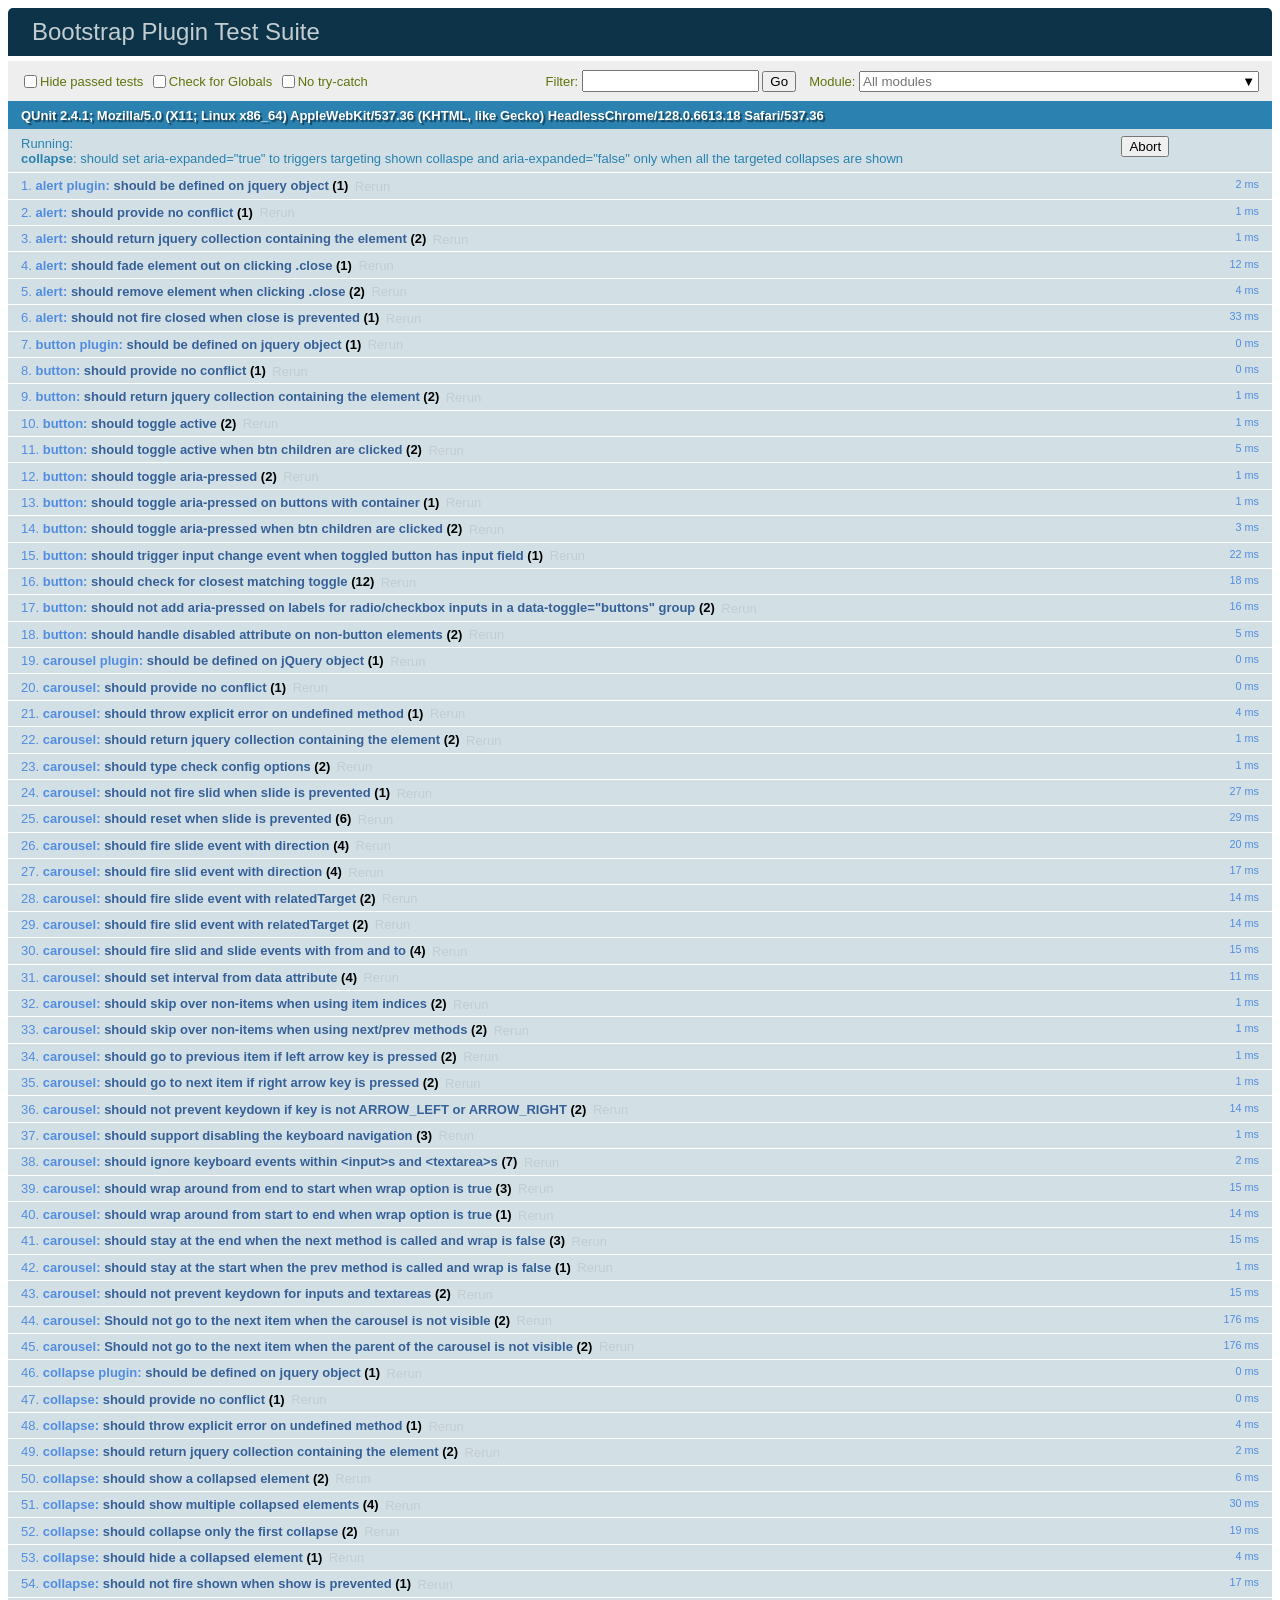
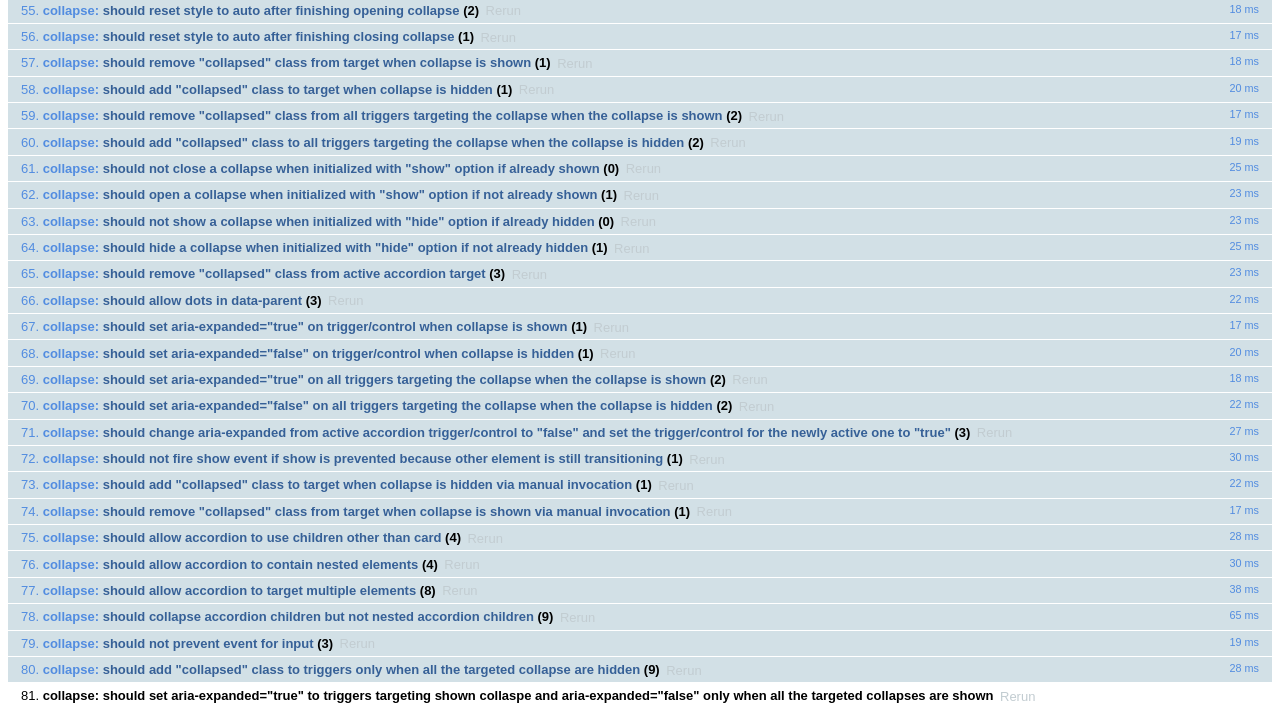
<file: Megamart/static/bootsrap/bootstrap-4.0.0/js/tests/index.html>
<!doctype html>
<html lang="en">
  <head>
    <meta charset="utf-8">
    <meta name="viewport" content="width=device-width, initial-scale=1, shrink-to-fit=no">
    <title>Bootstrap Plugin Test Suite</title>

    <!-- jQuery -->
    <script>
      (function () {
        var path = '../../assets/js/vendor/jquery-slim.min.js'
        // get jquery param from the query string.
        var jQueryVersion = location.search.match(/[?&]jquery=(.*?)(?=&|$)/)

        // If a version was specified, use that version from our vendor folder
        if (jQueryVersion) {
          path = 'vendor/jquery-' + jQueryVersion[1] + '.min.js'
        }
        document.write('<script src="' + path + '"><\/script>')
      }())
    </script>
    <script src="../../assets/js/vendor/popper.min.js"></script>

    <!-- QUnit -->
    <link rel="stylesheet" href="vendor/qunit.css" media="screen">
    <script src="vendor/qunit.js"></script>

    <script>
      // Disable jQuery event aliases to ensure we don't accidentally use any of them
      [
        'blur',
        'focus',
        'focusin',
        'focusout',
        'resize',
        'scroll',
        'click',
        'dblclick',
        'mousedown',
        'mouseup',
        'mousemove',
        'mouseover',
        'mouseout',
        'mouseenter',
        'mouseleave',
        'change',
        'select',
        'submit',
        'keydown',
        'keypress',
        'keyup',
        'contextmenu'
      ].forEach(function(eventAlias) {
        $.fn[eventAlias] = function() {
          throw new Error('Using the ".' + eventAlias + '()" method is not allowed, so that Bootstrap can be compatible with custom jQuery builds which exclude the "event aliases" module that defines said method. See https://github.com/twbs/bootstrap/blob/master/CONTRIBUTING.md#js')
        }
      })

      // Require assert.expect in each test
      QUnit.config.requireExpects = true

      // See https://github.com/axemclion/grunt-saucelabs#test-result-details-with-qunit
      var log = []
      var testName

      QUnit.done(function(testResults) {
        var tests = []
        for (var i = 0; i < log.length; i++) {
          var details = log[i]
          tests.push({
            name: details.name,
            result: details.result,
            expected: details.expected,
            actual: details.actual,
            source: details.source
          })
        }
        testResults.tests = tests

        window.global_test_results = testResults
      })

      QUnit.testStart(function(testDetails) {
        QUnit.log(function(details) {
          if (!details.result) {
            details.name = testDetails.name
            log.push(details)
          }
        })
      })

      // Display fixture on-screen on iOS to avoid false positives
      // See https://github.com/twbs/bootstrap/pull/15955
      if (/iPhone|iPad|iPod/.test(navigator.userAgent)) {
        QUnit.begin(function() {
          $('#qunit-fixture').css({ top: 0, left: 0 })
        })

        QUnit.done(function() {
          $('#qunit-fixture').css({ top: '', left: '' })
        })
      }
    </script>

    <!-- Transpiled Plugins -->
    <script src="../dist/util.js"></script>
    <script src="../dist/alert.js"></script>
    <script src="../dist/button.js"></script>
    <script src="../dist/carousel.js"></script>
    <script src="../dist/collapse.js"></script>
    <script src="../dist/dropdown.js"></script>
    <script src="../dist/modal.js"></script>
    <script src="../dist/scrollspy.js"></script>
    <script src="../dist/tab.js"></script>
    <script src="../dist/tooltip.js"></script>
    <script src="../dist/popover.js"></script>

    <!-- Unit Tests -->
    <script src="unit/alert.js"></script>
    <script src="unit/button.js"></script>
    <script src="unit/carousel.js"></script>
    <script src="unit/collapse.js"></script>
    <script src="unit/dropdown.js"></script>
    <script src="unit/modal.js"></script>
    <script src="unit/scrollspy.js"></script>
    <script src="unit/tab.js"></script>
    <script src="unit/tooltip.js"></script>
    <script src="unit/popover.js"></script>
    <script src="unit/util.js"></script>
  </head>
  <body>
    <div id="qunit-container">
      <div id="qunit"></div>
      <div id="qunit-fixture"></div>
    </div>
  </body>
</html>
</file>
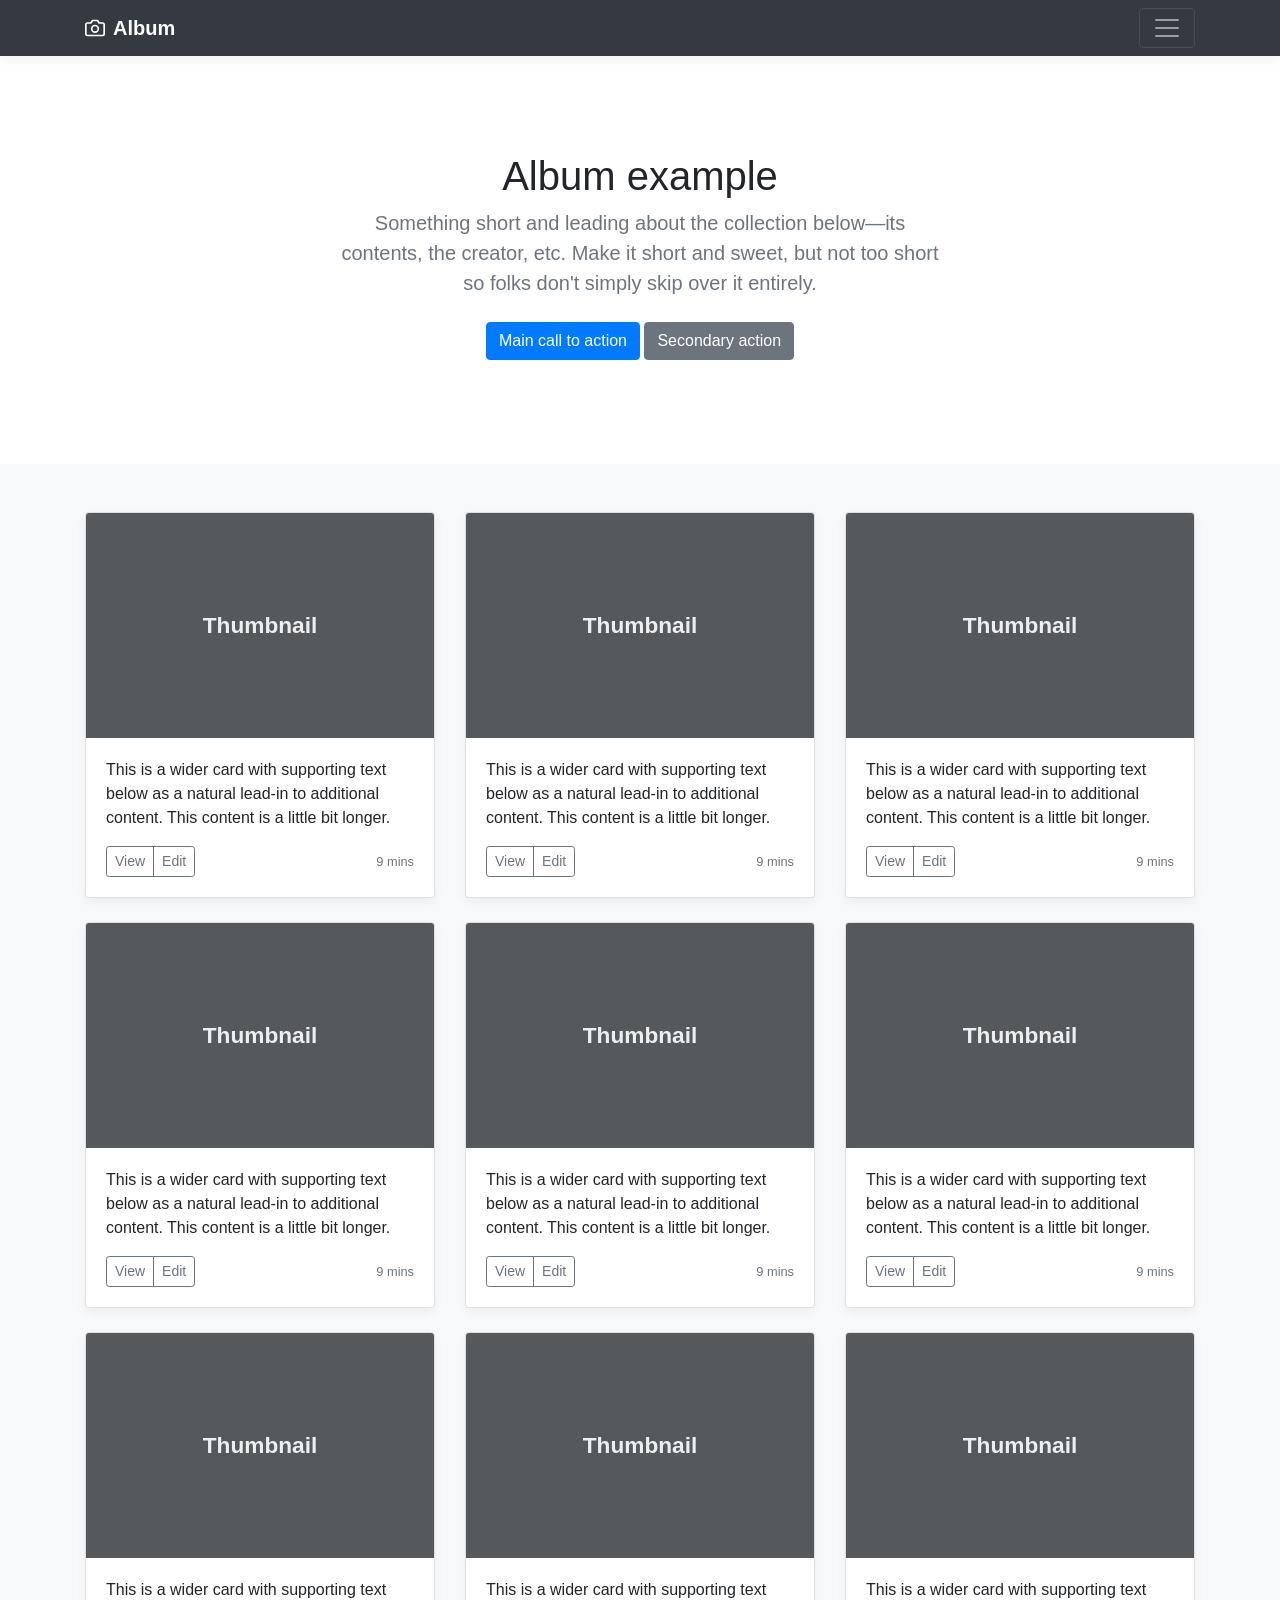
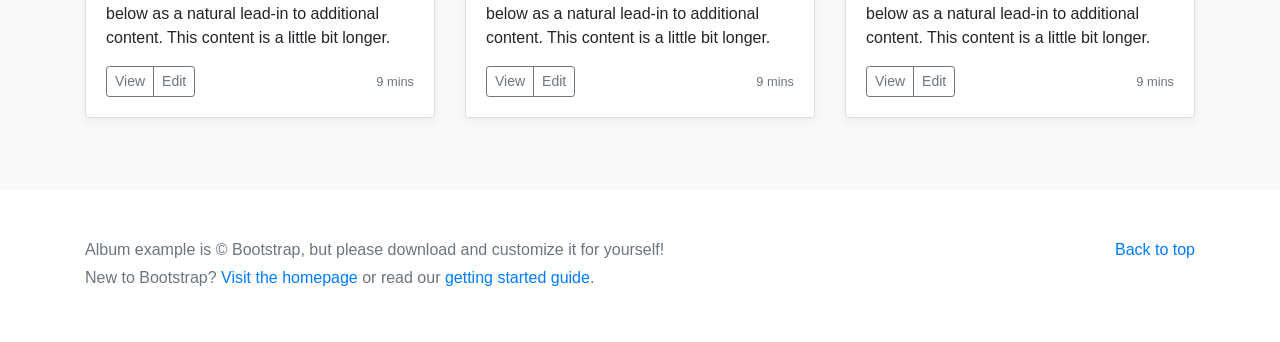
<file: Megamart/static/bootsrap/bootstrap-4.0.0/docs/4.0/examples/album/index.html>
<!doctype html>
<html lang="en">
  <head>
    <meta charset="utf-8">
    <meta name="viewport" content="width=device-width, initial-scale=1, shrink-to-fit=no">
    <meta name="description" content="">
    <meta name="author" content="">
    <link rel="icon" href="../../../../favicon.ico">

    <title>Album example for Bootstrap</title>

    <!-- Bootstrap core CSS -->
    <link href="../../../../dist/css/bootstrap.min.css" rel="stylesheet">

    <!-- Custom styles for this template -->
    <link href="album.css" rel="stylesheet">
  </head>

  <body>

    <header>
      <div class="collapse bg-dark" id="navbarHeader">
        <div class="container">
          <div class="row">
            <div class="col-sm-8 col-md-7 py-4">
              <h4 class="text-white">About</h4>
              <p class="text-muted">Add some information about the album below, the author, or any other background context. Make it a few sentences long so folks can pick up some informative tidbits. Then, link them off to some social networking sites or contact information.</p>
            </div>
            <div class="col-sm-4 offset-md-1 py-4">
              <h4 class="text-white">Contact</h4>
              <ul class="list-unstyled">
                <li><a href="#" class="text-white">Follow on Twitter</a></li>
                <li><a href="#" class="text-white">Like on Facebook</a></li>
                <li><a href="#" class="text-white">Email me</a></li>
              </ul>
            </div>
          </div>
        </div>
      </div>
      <div class="navbar navbar-dark bg-dark box-shadow">
        <div class="container d-flex justify-content-between">
          <a href="#" class="navbar-brand d-flex align-items-center">
            <svg xmlns="http://www.w3.org/2000/svg" width="20" height="20" viewBox="0 0 24 24" fill="none" stroke="currentColor" stroke-width="2" stroke-linecap="round" stroke-linejoin="round" class="mr-2"><path d="M23 19a2 2 0 0 1-2 2H3a2 2 0 0 1-2-2V8a2 2 0 0 1 2-2h4l2-3h6l2 3h4a2 2 0 0 1 2 2z"></path><circle cx="12" cy="13" r="4"></circle></svg>
            <strong>Album</strong>
          </a>
          <button class="navbar-toggler" type="button" data-toggle="collapse" data-target="#navbarHeader" aria-controls="navbarHeader" aria-expanded="false" aria-label="Toggle navigation">
            <span class="navbar-toggler-icon"></span>
          </button>
        </div>
      </div>
    </header>

    <main role="main">

      <section class="jumbotron text-center">
        <div class="container">
          <h1 class="jumbotron-heading">Album example</h1>
          <p class="lead text-muted">Something short and leading about the collection below—its contents, the creator, etc. Make it short and sweet, but not too short so folks don't simply skip over it entirely.</p>
          <p>
            <a href="#" class="btn btn-primary my-2">Main call to action</a>
            <a href="#" class="btn btn-secondary my-2">Secondary action</a>
          </p>
        </div>
      </section>

      <div class="album py-5 bg-light">
        <div class="container">

          <div class="row">
            <div class="col-md-4">
              <div class="card mb-4 box-shadow">
                <img class="card-img-top" data-src="holder.js/100px225?theme=thumb&bg=55595c&fg=eceeef&text=Thumbnail" alt="Card image cap">
                <div class="card-body">
                  <p class="card-text">This is a wider card with supporting text below as a natural lead-in to additional content. This content is a little bit longer.</p>
                  <div class="d-flex justify-content-between align-items-center">
                    <div class="btn-group">
                      <button type="button" class="btn btn-sm btn-outline-secondary">View</button>
                      <button type="button" class="btn btn-sm btn-outline-secondary">Edit</button>
                    </div>
                    <small class="text-muted">9 mins</small>
                  </div>
                </div>
              </div>
            </div>
            <div class="col-md-4">
              <div class="card mb-4 box-shadow">
                <img class="card-img-top" data-src="holder.js/100px225?theme=thumb&bg=55595c&fg=eceeef&text=Thumbnail" alt="Card image cap">
                <div class="card-body">
                  <p class="card-text">This is a wider card with supporting text below as a natural lead-in to additional content. This content is a little bit longer.</p>
                  <div class="d-flex justify-content-between align-items-center">
                    <div class="btn-group">
                      <button type="button" class="btn btn-sm btn-outline-secondary">View</button>
                      <button type="button" class="btn btn-sm btn-outline-secondary">Edit</button>
                    </div>
                    <small class="text-muted">9 mins</small>
                  </div>
                </div>
              </div>
            </div>
            <div class="col-md-4">
              <div class="card mb-4 box-shadow">
                <img class="card-img-top" data-src="holder.js/100px225?theme=thumb&bg=55595c&fg=eceeef&text=Thumbnail" alt="Card image cap">
                <div class="card-body">
                  <p class="card-text">This is a wider card with supporting text below as a natural lead-in to additional content. This content is a little bit longer.</p>
                  <div class="d-flex justify-content-between align-items-center">
                    <div class="btn-group">
                      <button type="button" class="btn btn-sm btn-outline-secondary">View</button>
                      <button type="button" class="btn btn-sm btn-outline-secondary">Edit</button>
                    </div>
                    <small class="text-muted">9 mins</small>
                  </div>
                </div>
              </div>
            </div>

            <div class="col-md-4">
              <div class="card mb-4 box-shadow">
                <img class="card-img-top" data-src="holder.js/100px225?theme=thumb&bg=55595c&fg=eceeef&text=Thumbnail" alt="Card image cap">
                <div class="card-body">
                  <p class="card-text">This is a wider card with supporting text below as a natural lead-in to additional content. This content is a little bit longer.</p>
                  <div class="d-flex justify-content-between align-items-center">
                    <div class="btn-group">
                      <button type="button" class="btn btn-sm btn-outline-secondary">View</button>
                      <button type="button" class="btn btn-sm btn-outline-secondary">Edit</button>
                    </div>
                    <small class="text-muted">9 mins</small>
                  </div>
                </div>
              </div>
            </div>
            <div class="col-md-4">
              <div class="card mb-4 box-shadow">
                <img class="card-img-top" data-src="holder.js/100px225?theme=thumb&bg=55595c&fg=eceeef&text=Thumbnail" alt="Card image cap">
                <div class="card-body">
                  <p class="card-text">This is a wider card with supporting text below as a natural lead-in to additional content. This content is a little bit longer.</p>
                  <div class="d-flex justify-content-between align-items-center">
                    <div class="btn-group">
                      <button type="button" class="btn btn-sm btn-outline-secondary">View</button>
                      <button type="button" class="btn btn-sm btn-outline-secondary">Edit</button>
                    </div>
                    <small class="text-muted">9 mins</small>
                  </div>
                </div>
              </div>
            </div>
            <div class="col-md-4">
              <div class="card mb-4 box-shadow">
                <img class="card-img-top" data-src="holder.js/100px225?theme=thumb&bg=55595c&fg=eceeef&text=Thumbnail" alt="Card image cap">
                <div class="card-body">
                  <p class="card-text">This is a wider card with supporting text below as a natural lead-in to additional content. This content is a little bit longer.</p>
                  <div class="d-flex justify-content-between align-items-center">
                    <div class="btn-group">
                      <button type="button" class="btn btn-sm btn-outline-secondary">View</button>
                      <button type="button" class="btn btn-sm btn-outline-secondary">Edit</button>
                    </div>
                    <small class="text-muted">9 mins</small>
                  </div>
                </div>
              </div>
            </div>

            <div class="col-md-4">
              <div class="card mb-4 box-shadow">
                <img class="card-img-top" data-src="holder.js/100px225?theme=thumb&bg=55595c&fg=eceeef&text=Thumbnail" alt="Card image cap">
                <div class="card-body">
                  <p class="card-text">This is a wider card with supporting text below as a natural lead-in to additional content. This content is a little bit longer.</p>
                  <div class="d-flex justify-content-between align-items-center">
                    <div class="btn-group">
                      <button type="button" class="btn btn-sm btn-outline-secondary">View</button>
                      <button type="button" class="btn btn-sm btn-outline-secondary">Edit</button>
                    </div>
                    <small class="text-muted">9 mins</small>
                  </div>
                </div>
              </div>
            </div>
            <div class="col-md-4">
              <div class="card mb-4 box-shadow">
                <img class="card-img-top" data-src="holder.js/100px225?theme=thumb&bg=55595c&fg=eceeef&text=Thumbnail" alt="Card image cap">
                <div class="card-body">
                  <p class="card-text">This is a wider card with supporting text below as a natural lead-in to additional content. This content is a little bit longer.</p>
                  <div class="d-flex justify-content-between align-items-center">
                    <div class="btn-group">
                      <button type="button" class="btn btn-sm btn-outline-secondary">View</button>
                      <button type="button" class="btn btn-sm btn-outline-secondary">Edit</button>
                    </div>
                    <small class="text-muted">9 mins</small>
                  </div>
                </div>
              </div>
            </div>
            <div class="col-md-4">
              <div class="card mb-4 box-shadow">
                <img class="card-img-top" data-src="holder.js/100px225?theme=thumb&bg=55595c&fg=eceeef&text=Thumbnail" alt="Card image cap">
                <div class="card-body">
                  <p class="card-text">This is a wider card with supporting text below as a natural lead-in to additional content. This content is a little bit longer.</p>
                  <div class="d-flex justify-content-between align-items-center">
                    <div class="btn-group">
                      <button type="button" class="btn btn-sm btn-outline-secondary">View</button>
                      <button type="button" class="btn btn-sm btn-outline-secondary">Edit</button>
                    </div>
                    <small class="text-muted">9 mins</small>
                  </div>
                </div>
              </div>
            </div>
          </div>
        </div>
      </div>

    </main>

    <footer class="text-muted">
      <div class="container">
        <p class="float-right">
          <a href="#">Back to top</a>
        </p>
        <p>Album example is &copy; Bootstrap, but please download and customize it for yourself!</p>
        <p>New to Bootstrap? <a href="../../">Visit the homepage</a> or read our <a href="../../getting-started/">getting started guide</a>.</p>
      </div>
    </footer>

    <!-- Bootstrap core JavaScript
    ================================================== -->
    <!-- Placed at the end of the document so the pages load faster -->
    <script src="https://code.jquery.com/jquery-3.2.1.slim.min.js" integrity="sha384-KJ3o2DKtIkvYIK3UENzmM7KCkRr/rE9/Qpg6aAZGJwFDMVNA/GpGFF93hXpG5KkN" crossorigin="anonymous"></script>
    <script>window.jQuery || document.write('<script src="../../../../assets/js/vendor/jquery-slim.min.js"><\/script>')</script>
    <script src="../../../../assets/js/vendor/popper.min.js"></script>
    <script src="../../../../dist/js/bootstrap.min.js"></script>
    <script src="../../../../assets/js/vendor/holder.min.js"></script>
  </body>
</html>
</file>
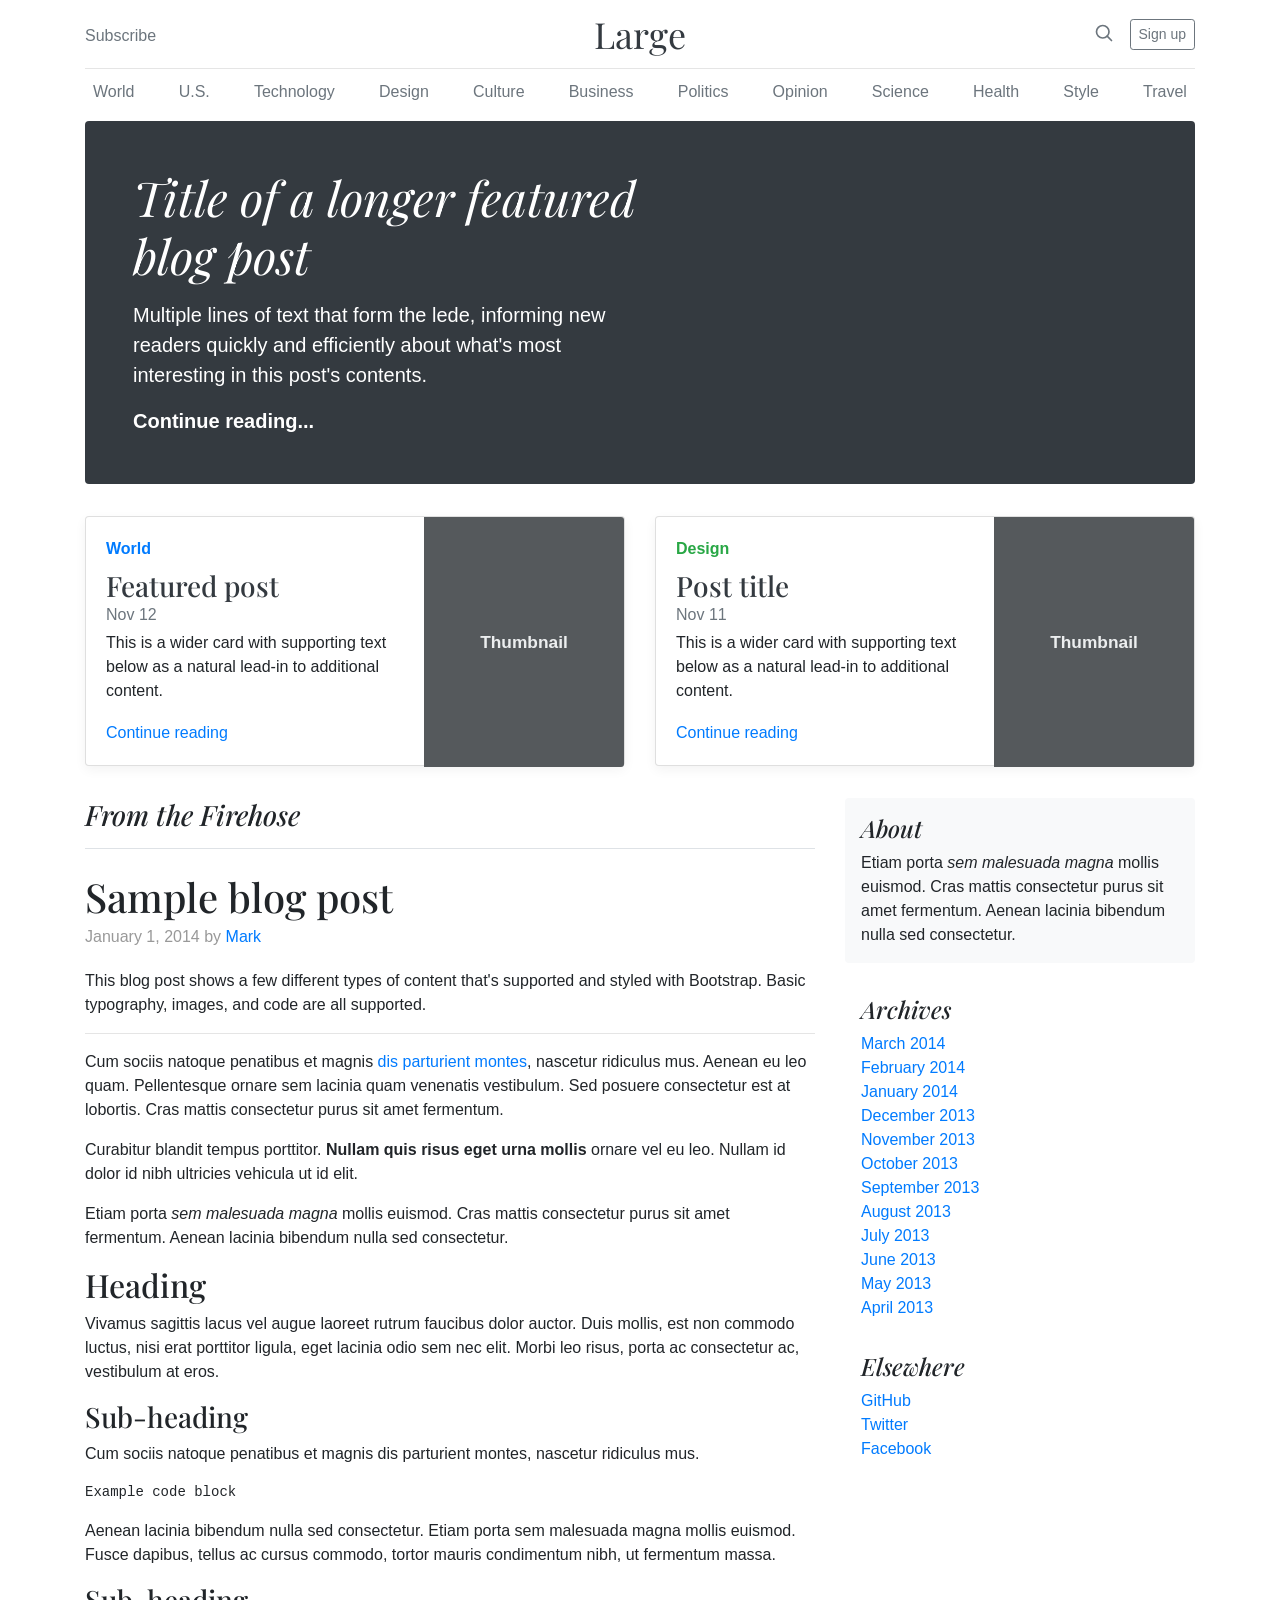
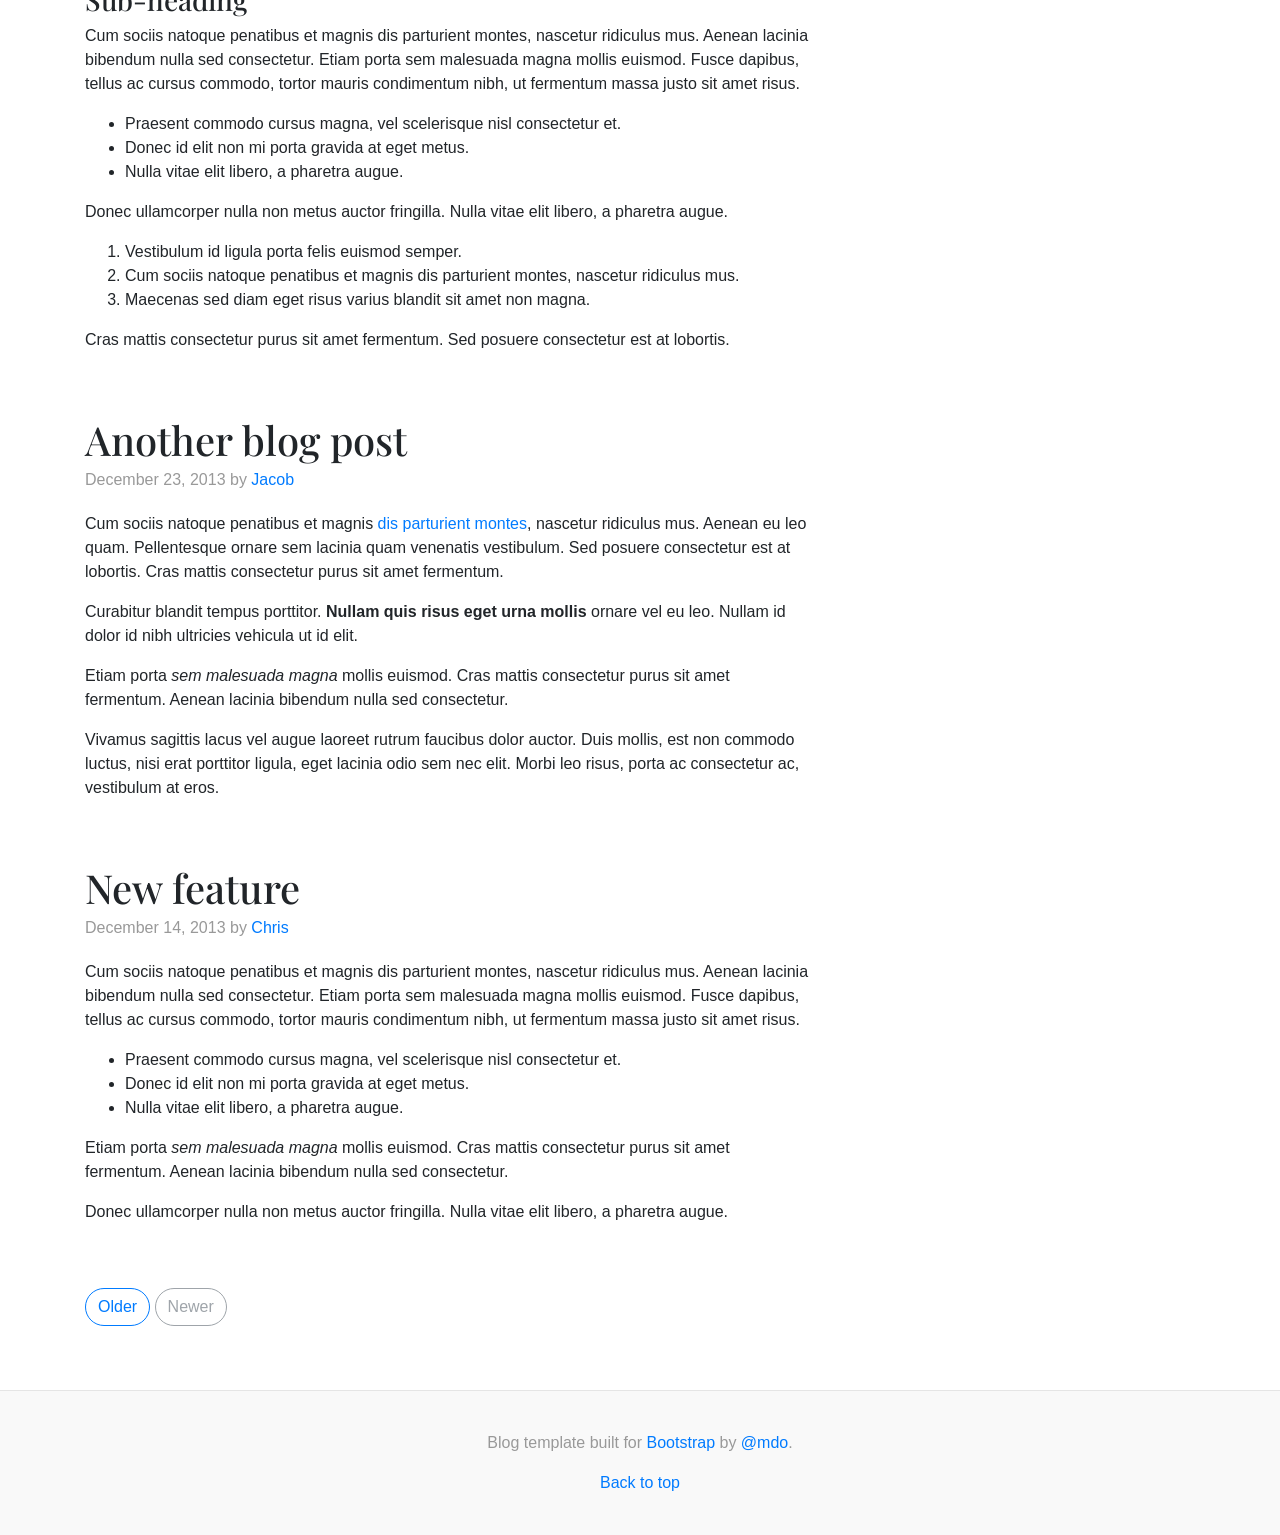
<file: Megamart/static/bootsrap/bootstrap-4.0.0/docs/4.0/examples/blog/index.html>
<!doctype html>
<html lang="en">
  <head>
    <meta charset="utf-8">
    <meta name="viewport" content="width=device-width, initial-scale=1, shrink-to-fit=no">
    <meta name="description" content="">
    <meta name="author" content="">
    <link rel="icon" href="../../../../favicon.ico">

    <title>Blog Template for Bootstrap</title>

    <!-- Bootstrap core CSS -->
    <link href="../../../../dist/css/bootstrap.min.css" rel="stylesheet">

    <!-- Custom styles for this template -->
    <link href="https://fonts.googleapis.com/css?family=Playfair+Display:700,900" rel="stylesheet">
    <link href="blog.css" rel="stylesheet">
  </head>

  <body>

    <div class="container">
      <header class="blog-header py-3">
        <div class="row flex-nowrap justify-content-between align-items-center">
          <div class="col-4 pt-1">
            <a class="text-muted" href="#">Subscribe</a>
          </div>
          <div class="col-4 text-center">
            <a class="blog-header-logo text-dark" href="#">Large</a>
          </div>
          <div class="col-4 d-flex justify-content-end align-items-center">
            <a class="text-muted" href="#">
              <svg xmlns="http://www.w3.org/2000/svg" width="20" height="20" viewBox="0 0 24 24" fill="none" stroke="currentColor" stroke-width="2" stroke-linecap="round" stroke-linejoin="round" class="mx-3"><circle cx="10.5" cy="10.5" r="7.5"></circle><line x1="21" y1="21" x2="15.8" y2="15.8"></line></svg>
            </a>
            <a class="btn btn-sm btn-outline-secondary" href="#">Sign up</a>
          </div>
        </div>
      </header>

      <div class="nav-scroller py-1 mb-2">
        <nav class="nav d-flex justify-content-between">
          <a class="p-2 text-muted" href="#">World</a>
          <a class="p-2 text-muted" href="#">U.S.</a>
          <a class="p-2 text-muted" href="#">Technology</a>
          <a class="p-2 text-muted" href="#">Design</a>
          <a class="p-2 text-muted" href="#">Culture</a>
          <a class="p-2 text-muted" href="#">Business</a>
          <a class="p-2 text-muted" href="#">Politics</a>
          <a class="p-2 text-muted" href="#">Opinion</a>
          <a class="p-2 text-muted" href="#">Science</a>
          <a class="p-2 text-muted" href="#">Health</a>
          <a class="p-2 text-muted" href="#">Style</a>
          <a class="p-2 text-muted" href="#">Travel</a>
        </nav>
      </div>

      <div class="jumbotron p-3 p-md-5 text-white rounded bg-dark">
        <div class="col-md-6 px-0">
          <h1 class="display-4 font-italic">Title of a longer featured blog post</h1>
          <p class="lead my-3">Multiple lines of text that form the lede, informing new readers quickly and efficiently about what's most interesting in this post's contents.</p>
          <p class="lead mb-0"><a href="#" class="text-white font-weight-bold">Continue reading...</a></p>
        </div>
      </div>

      <div class="row mb-2">
        <div class="col-md-6">
          <div class="card flex-md-row mb-4 box-shadow h-md-250">
            <div class="card-body d-flex flex-column align-items-start">
              <strong class="d-inline-block mb-2 text-primary">World</strong>
              <h3 class="mb-0">
                <a class="text-dark" href="#">Featured post</a>
              </h3>
              <div class="mb-1 text-muted">Nov 12</div>
              <p class="card-text mb-auto">This is a wider card with supporting text below as a natural lead-in to additional content.</p>
              <a href="#">Continue reading</a>
            </div>
            <img class="card-img-right flex-auto d-none d-md-block" data-src="holder.js/200x250?theme=thumb" alt="Card image cap">
          </div>
        </div>
        <div class="col-md-6">
          <div class="card flex-md-row mb-4 box-shadow h-md-250">
            <div class="card-body d-flex flex-column align-items-start">
              <strong class="d-inline-block mb-2 text-success">Design</strong>
              <h3 class="mb-0">
                <a class="text-dark" href="#">Post title</a>
              </h3>
              <div class="mb-1 text-muted">Nov 11</div>
              <p class="card-text mb-auto">This is a wider card with supporting text below as a natural lead-in to additional content.</p>
              <a href="#">Continue reading</a>
            </div>
            <img class="card-img-right flex-auto d-none d-md-block" data-src="holder.js/200x250?theme=thumb" alt="Card image cap">
          </div>
        </div>
      </div>
    </div>

    <main role="main" class="container">
      <div class="row">
        <div class="col-md-8 blog-main">
          <h3 class="pb-3 mb-4 font-italic border-bottom">
            From the Firehose
          </h3>

          <div class="blog-post">
            <h2 class="blog-post-title">Sample blog post</h2>
            <p class="blog-post-meta">January 1, 2014 by <a href="#">Mark</a></p>

            <p>This blog post shows a few different types of content that's supported and styled with Bootstrap. Basic typography, images, and code are all supported.</p>
            <hr>
            <p>Cum sociis natoque penatibus et magnis <a href="#">dis parturient montes</a>, nascetur ridiculus mus. Aenean eu leo quam. Pellentesque ornare sem lacinia quam venenatis vestibulum. Sed posuere consectetur est at lobortis. Cras mattis consectetur purus sit amet fermentum.</p>
            <blockquote>
              <p>Curabitur blandit tempus porttitor. <strong>Nullam quis risus eget urna mollis</strong> ornare vel eu leo. Nullam id dolor id nibh ultricies vehicula ut id elit.</p>
            </blockquote>
            <p>Etiam porta <em>sem malesuada magna</em> mollis euismod. Cras mattis consectetur purus sit amet fermentum. Aenean lacinia bibendum nulla sed consectetur.</p>
            <h2>Heading</h2>
            <p>Vivamus sagittis lacus vel augue laoreet rutrum faucibus dolor auctor. Duis mollis, est non commodo luctus, nisi erat porttitor ligula, eget lacinia odio sem nec elit. Morbi leo risus, porta ac consectetur ac, vestibulum at eros.</p>
            <h3>Sub-heading</h3>
            <p>Cum sociis natoque penatibus et magnis dis parturient montes, nascetur ridiculus mus.</p>
            <pre><code>Example code block</code></pre>
            <p>Aenean lacinia bibendum nulla sed consectetur. Etiam porta sem malesuada magna mollis euismod. Fusce dapibus, tellus ac cursus commodo, tortor mauris condimentum nibh, ut fermentum massa.</p>
            <h3>Sub-heading</h3>
            <p>Cum sociis natoque penatibus et magnis dis parturient montes, nascetur ridiculus mus. Aenean lacinia bibendum nulla sed consectetur. Etiam porta sem malesuada magna mollis euismod. Fusce dapibus, tellus ac cursus commodo, tortor mauris condimentum nibh, ut fermentum massa justo sit amet risus.</p>
            <ul>
              <li>Praesent commodo cursus magna, vel scelerisque nisl consectetur et.</li>
              <li>Donec id elit non mi porta gravida at eget metus.</li>
              <li>Nulla vitae elit libero, a pharetra augue.</li>
            </ul>
            <p>Donec ullamcorper nulla non metus auctor fringilla. Nulla vitae elit libero, a pharetra augue.</p>
            <ol>
              <li>Vestibulum id ligula porta felis euismod semper.</li>
              <li>Cum sociis natoque penatibus et magnis dis parturient montes, nascetur ridiculus mus.</li>
              <li>Maecenas sed diam eget risus varius blandit sit amet non magna.</li>
            </ol>
            <p>Cras mattis consectetur purus sit amet fermentum. Sed posuere consectetur est at lobortis.</p>
          </div><!-- /.blog-post -->

          <div class="blog-post">
            <h2 class="blog-post-title">Another blog post</h2>
            <p class="blog-post-meta">December 23, 2013 by <a href="#">Jacob</a></p>

            <p>Cum sociis natoque penatibus et magnis <a href="#">dis parturient montes</a>, nascetur ridiculus mus. Aenean eu leo quam. Pellentesque ornare sem lacinia quam venenatis vestibulum. Sed posuere consectetur est at lobortis. Cras mattis consectetur purus sit amet fermentum.</p>
            <blockquote>
              <p>Curabitur blandit tempus porttitor. <strong>Nullam quis risus eget urna mollis</strong> ornare vel eu leo. Nullam id dolor id nibh ultricies vehicula ut id elit.</p>
            </blockquote>
            <p>Etiam porta <em>sem malesuada magna</em> mollis euismod. Cras mattis consectetur purus sit amet fermentum. Aenean lacinia bibendum nulla sed consectetur.</p>
            <p>Vivamus sagittis lacus vel augue laoreet rutrum faucibus dolor auctor. Duis mollis, est non commodo luctus, nisi erat porttitor ligula, eget lacinia odio sem nec elit. Morbi leo risus, porta ac consectetur ac, vestibulum at eros.</p>
          </div><!-- /.blog-post -->

          <div class="blog-post">
            <h2 class="blog-post-title">New feature</h2>
            <p class="blog-post-meta">December 14, 2013 by <a href="#">Chris</a></p>

            <p>Cum sociis natoque penatibus et magnis dis parturient montes, nascetur ridiculus mus. Aenean lacinia bibendum nulla sed consectetur. Etiam porta sem malesuada magna mollis euismod. Fusce dapibus, tellus ac cursus commodo, tortor mauris condimentum nibh, ut fermentum massa justo sit amet risus.</p>
            <ul>
              <li>Praesent commodo cursus magna, vel scelerisque nisl consectetur et.</li>
              <li>Donec id elit non mi porta gravida at eget metus.</li>
              <li>Nulla vitae elit libero, a pharetra augue.</li>
            </ul>
            <p>Etiam porta <em>sem malesuada magna</em> mollis euismod. Cras mattis consectetur purus sit amet fermentum. Aenean lacinia bibendum nulla sed consectetur.</p>
            <p>Donec ullamcorper nulla non metus auctor fringilla. Nulla vitae elit libero, a pharetra augue.</p>
          </div><!-- /.blog-post -->

          <nav class="blog-pagination">
            <a class="btn btn-outline-primary" href="#">Older</a>
            <a class="btn btn-outline-secondary disabled" href="#">Newer</a>
          </nav>

        </div><!-- /.blog-main -->

        <aside class="col-md-4 blog-sidebar">
          <div class="p-3 mb-3 bg-light rounded">
            <h4 class="font-italic">About</h4>
            <p class="mb-0">Etiam porta <em>sem malesuada magna</em> mollis euismod. Cras mattis consectetur purus sit amet fermentum. Aenean lacinia bibendum nulla sed consectetur.</p>
          </div>

          <div class="p-3">
            <h4 class="font-italic">Archives</h4>
            <ol class="list-unstyled mb-0">
              <li><a href="#">March 2014</a></li>
              <li><a href="#">February 2014</a></li>
              <li><a href="#">January 2014</a></li>
              <li><a href="#">December 2013</a></li>
              <li><a href="#">November 2013</a></li>
              <li><a href="#">October 2013</a></li>
              <li><a href="#">September 2013</a></li>
              <li><a href="#">August 2013</a></li>
              <li><a href="#">July 2013</a></li>
              <li><a href="#">June 2013</a></li>
              <li><a href="#">May 2013</a></li>
              <li><a href="#">April 2013</a></li>
            </ol>
          </div>

          <div class="p-3">
            <h4 class="font-italic">Elsewhere</h4>
            <ol class="list-unstyled">
              <li><a href="#">GitHub</a></li>
              <li><a href="#">Twitter</a></li>
              <li><a href="#">Facebook</a></li>
            </ol>
          </div>
        </aside><!-- /.blog-sidebar -->

      </div><!-- /.row -->

    </main><!-- /.container -->

    <footer class="blog-footer">
      <p>Blog template built for <a href="https://getbootstrap.com/">Bootstrap</a> by <a href="https://twitter.com/mdo">@mdo</a>.</p>
      <p>
        <a href="#">Back to top</a>
      </p>
    </footer>

    <!-- Bootstrap core JavaScript
    ================================================== -->
    <!-- Placed at the end of the document so the pages load faster -->
    <script src="https://code.jquery.com/jquery-3.2.1.slim.min.js" integrity="sha384-KJ3o2DKtIkvYIK3UENzmM7KCkRr/rE9/Qpg6aAZGJwFDMVNA/GpGFF93hXpG5KkN" crossorigin="anonymous"></script>
    <script>window.jQuery || document.write('<script src="../../../../assets/js/vendor/jquery-slim.min.js"><\/script>')</script>
    <script src="../../../../assets/js/vendor/popper.min.js"></script>
    <script src="../../../../dist/js/bootstrap.min.js"></script>
    <script src="../../../../assets/js/vendor/holder.min.js"></script>
    <script>
      Holder.addTheme('thumb', {
        bg: '#55595c',
        fg: '#eceeef',
        text: 'Thumbnail'
      });
    </script>
  </body>
</html>
</file>
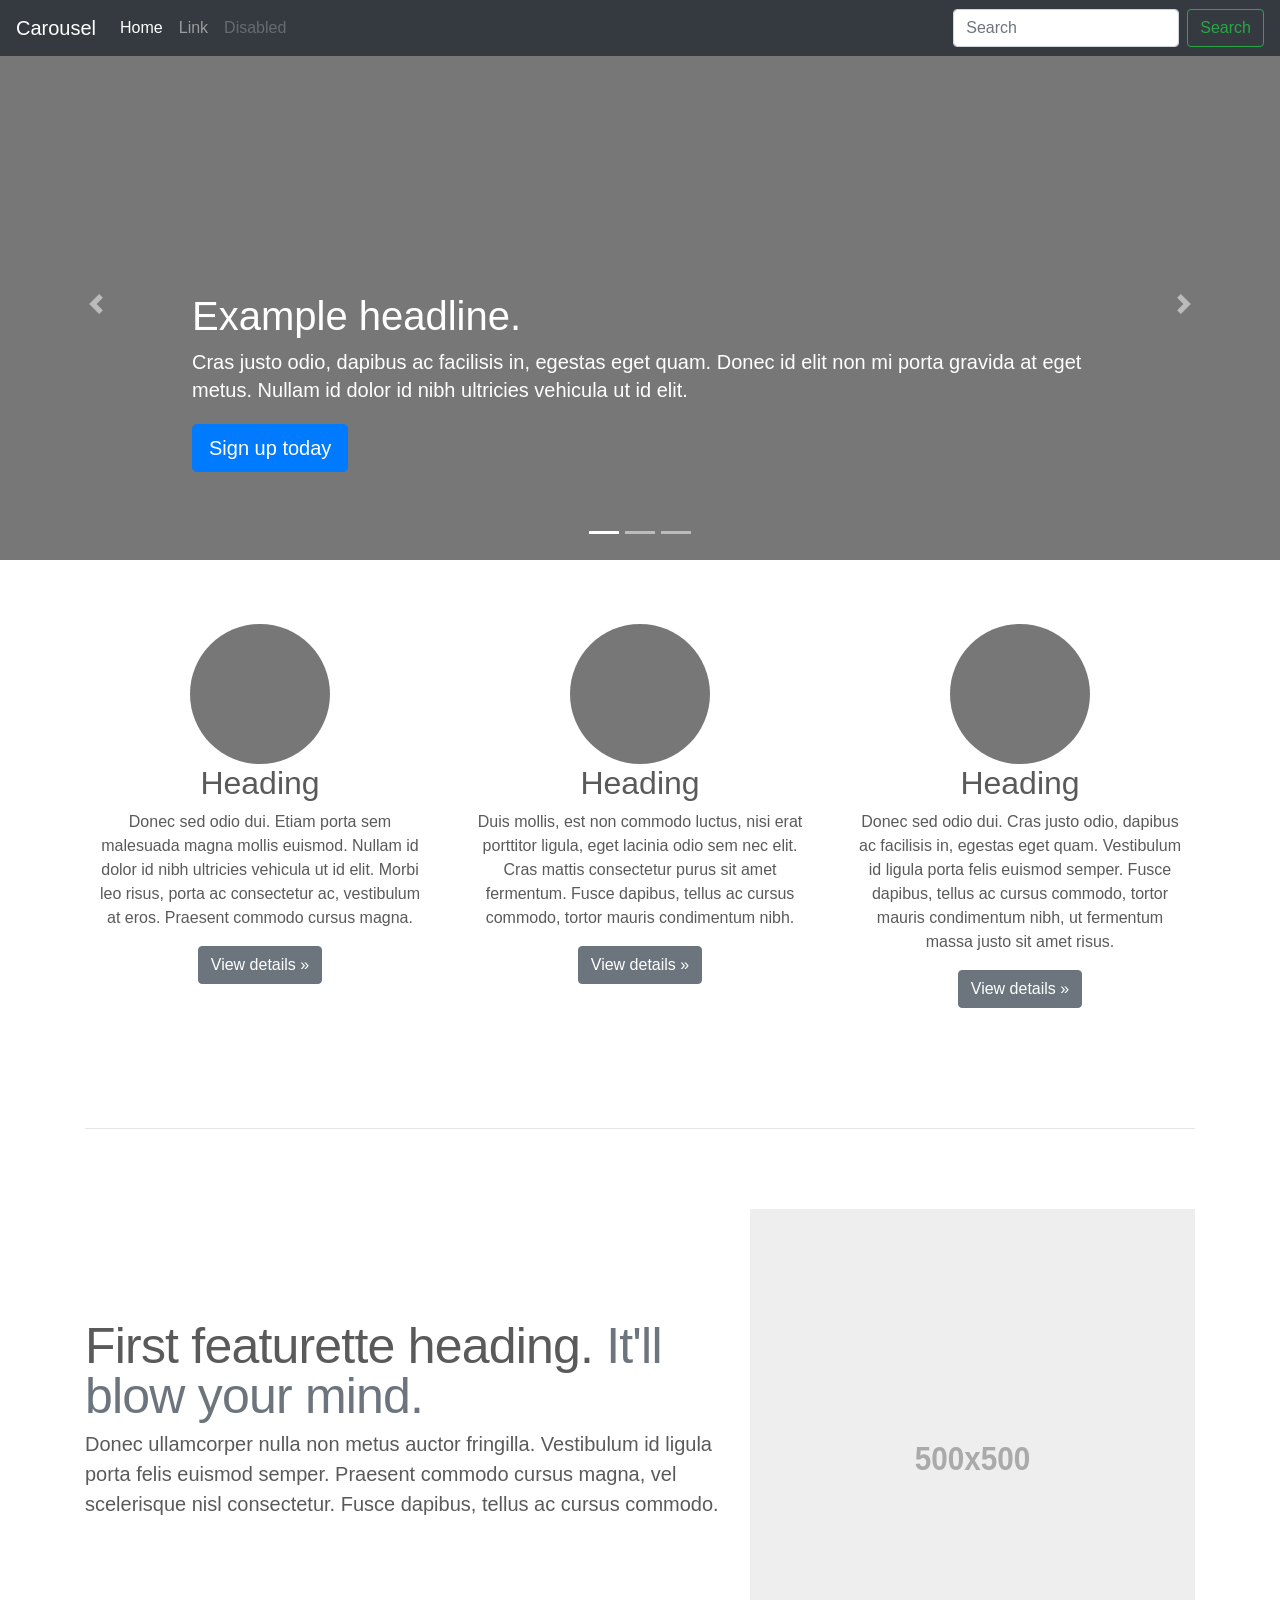
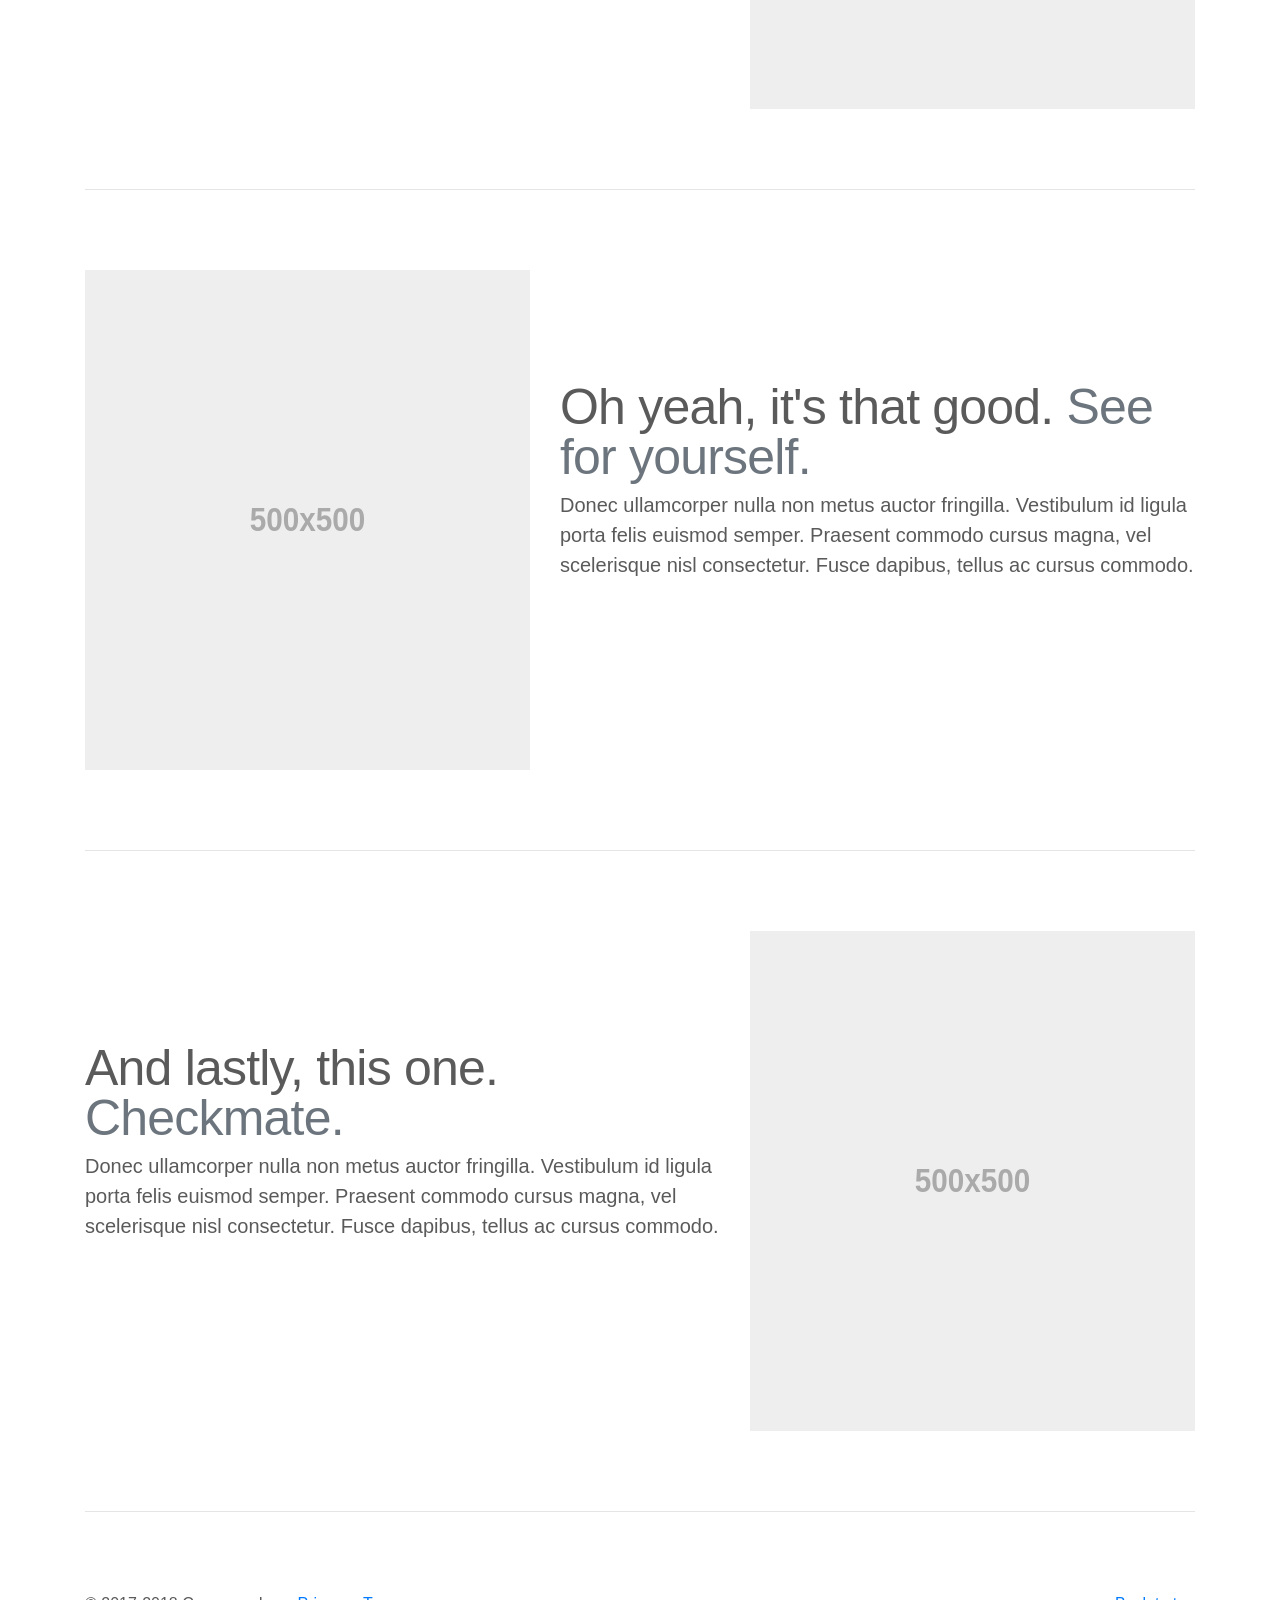
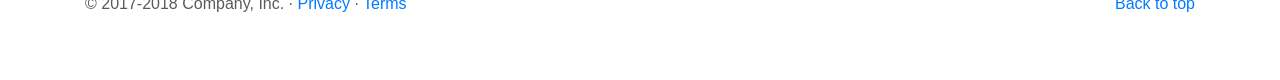
<file: Megamart/static/bootsrap/bootstrap-4.0.0/docs/4.0/examples/carousel/index.html>
<!doctype html>
<html lang="en">
  <head>
    <meta charset="utf-8">
    <meta name="viewport" content="width=device-width, initial-scale=1, shrink-to-fit=no">
    <meta name="description" content="">
    <meta name="author" content="">
    <link rel="icon" href="../../../../favicon.ico">

    <title>Carousel Template for Bootstrap</title>

    <!-- Bootstrap core CSS -->
    <link href="../../../../dist/css/bootstrap.min.css" rel="stylesheet">

    <!-- Custom styles for this template -->
    <link href="carousel.css" rel="stylesheet">
  </head>
  <body>

    <header>
      <nav class="navbar navbar-expand-md navbar-dark fixed-top bg-dark">
        <a class="navbar-brand" href="#">Carousel</a>
        <button class="navbar-toggler" type="button" data-toggle="collapse" data-target="#navbarCollapse" aria-controls="navbarCollapse" aria-expanded="false" aria-label="Toggle navigation">
          <span class="navbar-toggler-icon"></span>
        </button>
        <div class="collapse navbar-collapse" id="navbarCollapse">
          <ul class="navbar-nav mr-auto">
            <li class="nav-item active">
              <a class="nav-link" href="#">Home <span class="sr-only">(current)</span></a>
            </li>
            <li class="nav-item">
              <a class="nav-link" href="#">Link</a>
            </li>
            <li class="nav-item">
              <a class="nav-link disabled" href="#">Disabled</a>
            </li>
          </ul>
          <form class="form-inline mt-2 mt-md-0">
            <input class="form-control mr-sm-2" type="text" placeholder="Search" aria-label="Search">
            <button class="btn btn-outline-success my-2 my-sm-0" type="submit">Search</button>
          </form>
        </div>
      </nav>
    </header>

    <main role="main">

      <div id="myCarousel" class="carousel slide" data-ride="carousel">
        <ol class="carousel-indicators">
          <li data-target="#myCarousel" data-slide-to="0" class="active"></li>
          <li data-target="#myCarousel" data-slide-to="1"></li>
          <li data-target="#myCarousel" data-slide-to="2"></li>
        </ol>
        <div class="carousel-inner">
          <div class="carousel-item active">
            <img class="first-slide" src="[data-uri]" alt="First slide">
            <div class="container">
              <div class="carousel-caption text-left">
                <h1>Example headline.</h1>
                <p>Cras justo odio, dapibus ac facilisis in, egestas eget quam. Donec id elit non mi porta gravida at eget metus. Nullam id dolor id nibh ultricies vehicula ut id elit.</p>
                <p><a class="btn btn-lg btn-primary" href="#" role="button">Sign up today</a></p>
              </div>
            </div>
          </div>
          <div class="carousel-item">
            <img class="second-slide" src="[data-uri]" alt="Second slide">
            <div class="container">
              <div class="carousel-caption">
                <h1>Another example headline.</h1>
                <p>Cras justo odio, dapibus ac facilisis in, egestas eget quam. Donec id elit non mi porta gravida at eget metus. Nullam id dolor id nibh ultricies vehicula ut id elit.</p>
                <p><a class="btn btn-lg btn-primary" href="#" role="button">Learn more</a></p>
              </div>
            </div>
          </div>
          <div class="carousel-item">
            <img class="third-slide" src="[data-uri]" alt="Third slide">
            <div class="container">
              <div class="carousel-caption text-right">
                <h1>One more for good measure.</h1>
                <p>Cras justo odio, dapibus ac facilisis in, egestas eget quam. Donec id elit non mi porta gravida at eget metus. Nullam id dolor id nibh ultricies vehicula ut id elit.</p>
                <p><a class="btn btn-lg btn-primary" href="#" role="button">Browse gallery</a></p>
              </div>
            </div>
          </div>
        </div>
        <a class="carousel-control-prev" href="#myCarousel" role="button" data-slide="prev">
          <span class="carousel-control-prev-icon" aria-hidden="true"></span>
          <span class="sr-only">Previous</span>
        </a>
        <a class="carousel-control-next" href="#myCarousel" role="button" data-slide="next">
          <span class="carousel-control-next-icon" aria-hidden="true"></span>
          <span class="sr-only">Next</span>
        </a>
      </div>


      <!-- Marketing messaging and featurettes
      ================================================== -->
      <!-- Wrap the rest of the page in another container to center all the content. -->

      <div class="container marketing">

        <!-- Three columns of text below the carousel -->
        <div class="row">
          <div class="col-lg-4">
            <img class="rounded-circle" src="[data-uri]" alt="Generic placeholder image" width="140" height="140">
            <h2>Heading</h2>
            <p>Donec sed odio dui. Etiam porta sem malesuada magna mollis euismod. Nullam id dolor id nibh ultricies vehicula ut id elit. Morbi leo risus, porta ac consectetur ac, vestibulum at eros. Praesent commodo cursus magna.</p>
            <p><a class="btn btn-secondary" href="#" role="button">View details &raquo;</a></p>
          </div><!-- /.col-lg-4 -->
          <div class="col-lg-4">
            <img class="rounded-circle" src="[data-uri]" alt="Generic placeholder image" width="140" height="140">
            <h2>Heading</h2>
            <p>Duis mollis, est non commodo luctus, nisi erat porttitor ligula, eget lacinia odio sem nec elit. Cras mattis consectetur purus sit amet fermentum. Fusce dapibus, tellus ac cursus commodo, tortor mauris condimentum nibh.</p>
            <p><a class="btn btn-secondary" href="#" role="button">View details &raquo;</a></p>
          </div><!-- /.col-lg-4 -->
          <div class="col-lg-4">
            <img class="rounded-circle" src="[data-uri]" alt="Generic placeholder image" width="140" height="140">
            <h2>Heading</h2>
            <p>Donec sed odio dui. Cras justo odio, dapibus ac facilisis in, egestas eget quam. Vestibulum id ligula porta felis euismod semper. Fusce dapibus, tellus ac cursus commodo, tortor mauris condimentum nibh, ut fermentum massa justo sit amet risus.</p>
            <p><a class="btn btn-secondary" href="#" role="button">View details &raquo;</a></p>
          </div><!-- /.col-lg-4 -->
        </div><!-- /.row -->


        <!-- START THE FEATURETTES -->

        <hr class="featurette-divider">

        <div class="row featurette">
          <div class="col-md-7">
            <h2 class="featurette-heading">First featurette heading. <span class="text-muted">It'll blow your mind.</span></h2>
            <p class="lead">Donec ullamcorper nulla non metus auctor fringilla. Vestibulum id ligula porta felis euismod semper. Praesent commodo cursus magna, vel scelerisque nisl consectetur. Fusce dapibus, tellus ac cursus commodo.</p>
          </div>
          <div class="col-md-5">
            <img class="featurette-image img-fluid mx-auto" data-src="holder.js/500x500/auto" alt="Generic placeholder image">
          </div>
        </div>

        <hr class="featurette-divider">

        <div class="row featurette">
          <div class="col-md-7 order-md-2">
            <h2 class="featurette-heading">Oh yeah, it's that good. <span class="text-muted">See for yourself.</span></h2>
            <p class="lead">Donec ullamcorper nulla non metus auctor fringilla. Vestibulum id ligula porta felis euismod semper. Praesent commodo cursus magna, vel scelerisque nisl consectetur. Fusce dapibus, tellus ac cursus commodo.</p>
          </div>
          <div class="col-md-5 order-md-1">
            <img class="featurette-image img-fluid mx-auto" data-src="holder.js/500x500/auto" alt="Generic placeholder image">
          </div>
        </div>

        <hr class="featurette-divider">

        <div class="row featurette">
          <div class="col-md-7">
            <h2 class="featurette-heading">And lastly, this one. <span class="text-muted">Checkmate.</span></h2>
            <p class="lead">Donec ullamcorper nulla non metus auctor fringilla. Vestibulum id ligula porta felis euismod semper. Praesent commodo cursus magna, vel scelerisque nisl consectetur. Fusce dapibus, tellus ac cursus commodo.</p>
          </div>
          <div class="col-md-5">
            <img class="featurette-image img-fluid mx-auto" data-src="holder.js/500x500/auto" alt="Generic placeholder image">
          </div>
        </div>

        <hr class="featurette-divider">

        <!-- /END THE FEATURETTES -->

      </div><!-- /.container -->


      <!-- FOOTER -->
      <footer class="container">
        <p class="float-right"><a href="#">Back to top</a></p>
        <p>&copy; 2017-2018 Company, Inc. &middot; <a href="#">Privacy</a> &middot; <a href="#">Terms</a></p>
      </footer>
    </main>

    <!-- Bootstrap core JavaScript
    ================================================== -->
    <!-- Placed at the end of the document so the pages load faster -->
    <script src="https://code.jquery.com/jquery-3.2.1.slim.min.js" integrity="sha384-KJ3o2DKtIkvYIK3UENzmM7KCkRr/rE9/Qpg6aAZGJwFDMVNA/GpGFF93hXpG5KkN" crossorigin="anonymous"></script>
    <script>window.jQuery || document.write('<script src="../../../../assets/js/vendor/jquery-slim.min.js"><\/script>')</script>
    <script src="../../../../assets/js/vendor/popper.min.js"></script>
    <script src="../../../../dist/js/bootstrap.min.js"></script>
    <!-- Just to make our placeholder images work. Don't actually copy the next line! -->
    <script src="../../../../assets/js/vendor/holder.min.js"></script>
  </body>
</html>
</file>
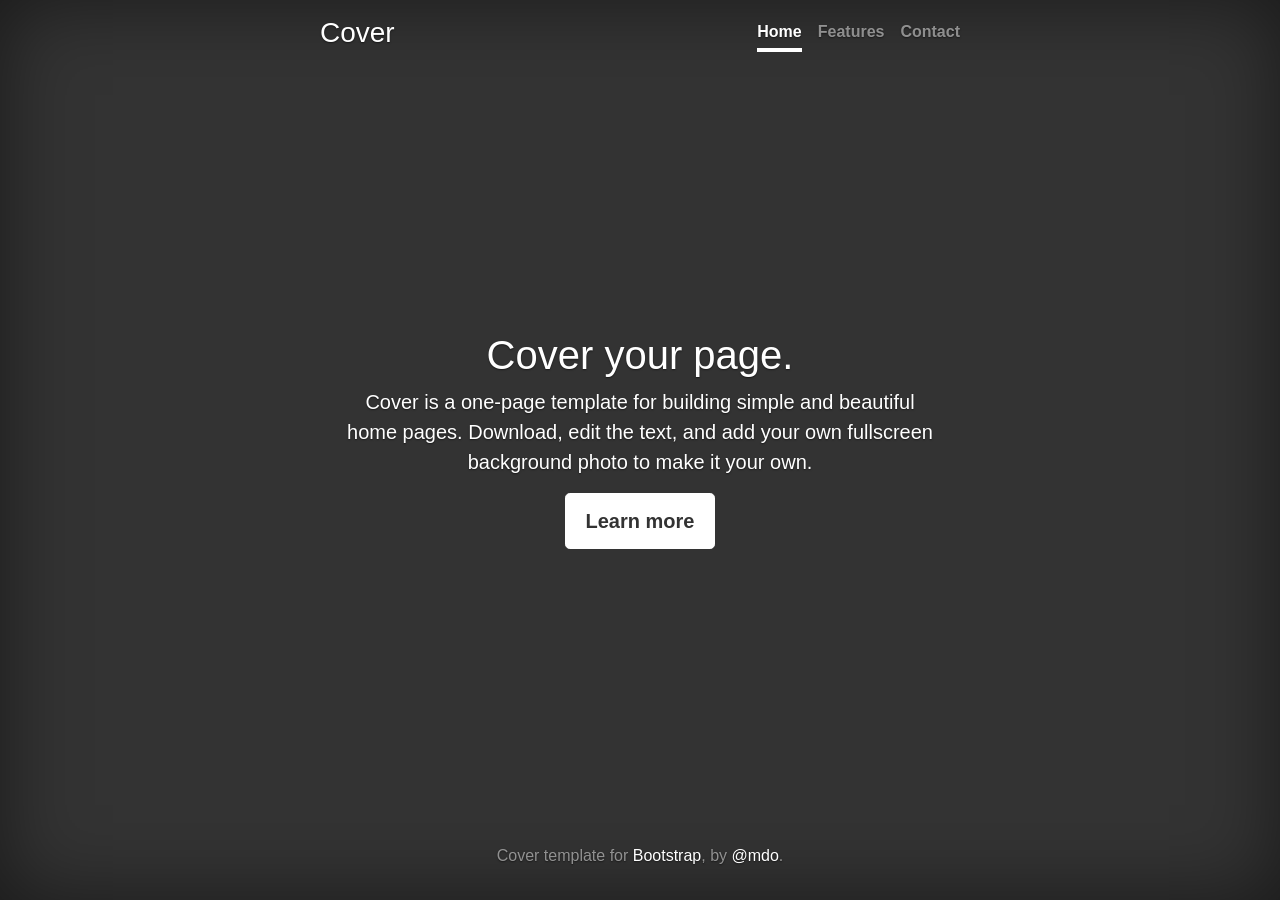
<file: Megamart/static/bootsrap/bootstrap-4.0.0/docs/4.0/examples/cover/index.html>
<!doctype html>
<html lang="en">
  <head>
    <meta charset="utf-8">
    <meta name="viewport" content="width=device-width, initial-scale=1, shrink-to-fit=no">
    <meta name="description" content="">
    <meta name="author" content="">
    <link rel="icon" href="../../../../favicon.ico">

    <title>Cover Template for Bootstrap</title>

    <!-- Bootstrap core CSS -->
    <link href="../../../../dist/css/bootstrap.min.css" rel="stylesheet">

    <!-- Custom styles for this template -->
    <link href="cover.css" rel="stylesheet">
  </head>

  <body class="text-center">

    <div class="cover-container d-flex h-100 p-3 mx-auto flex-column">
      <header class="masthead mb-auto">
        <div class="inner">
          <h3 class="masthead-brand">Cover</h3>
          <nav class="nav nav-masthead justify-content-center">
            <a class="nav-link active" href="#">Home</a>
            <a class="nav-link" href="#">Features</a>
            <a class="nav-link" href="#">Contact</a>
          </nav>
        </div>
      </header>

      <main role="main" class="inner cover">
        <h1 class="cover-heading">Cover your page.</h1>
        <p class="lead">Cover is a one-page template for building simple and beautiful home pages. Download, edit the text, and add your own fullscreen background photo to make it your own.</p>
        <p class="lead">
          <a href="#" class="btn btn-lg btn-secondary">Learn more</a>
        </p>
      </main>

      <footer class="mastfoot mt-auto">
        <div class="inner">
          <p>Cover template for <a href="https://getbootstrap.com/">Bootstrap</a>, by <a href="https://twitter.com/mdo">@mdo</a>.</p>
        </div>
      </footer>
    </div>


    <!-- Bootstrap core JavaScript
    ================================================== -->
    <!-- Placed at the end of the document so the pages load faster -->
    <script src="https://code.jquery.com/jquery-3.2.1.slim.min.js" integrity="sha384-KJ3o2DKtIkvYIK3UENzmM7KCkRr/rE9/Qpg6aAZGJwFDMVNA/GpGFF93hXpG5KkN" crossorigin="anonymous"></script>
    <script>window.jQuery || document.write('<script src="../../../../assets/js/vendor/jquery-slim.min.js"><\/script>')</script>
    <script src="../../../../assets/js/vendor/popper.min.js"></script>
    <script src="../../../../dist/js/bootstrap.min.js"></script>
  </body>
</html>
</file>
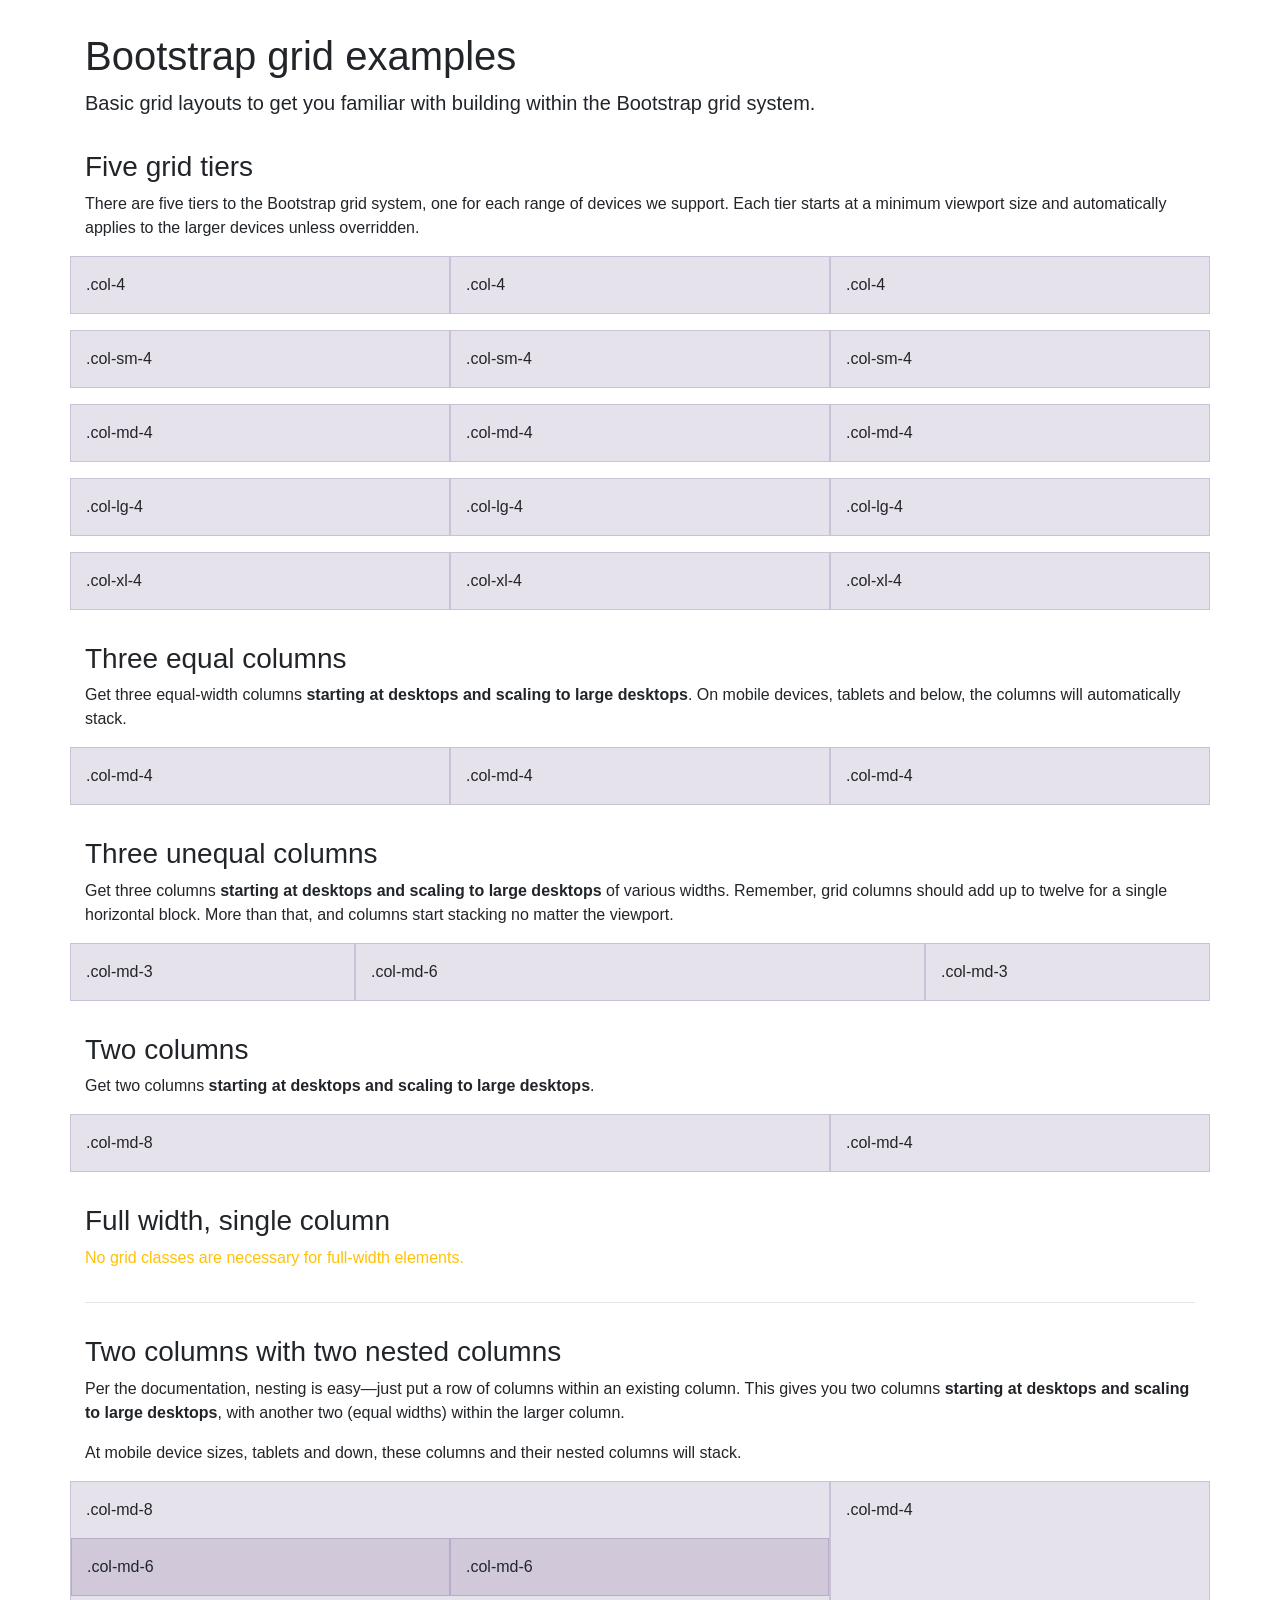
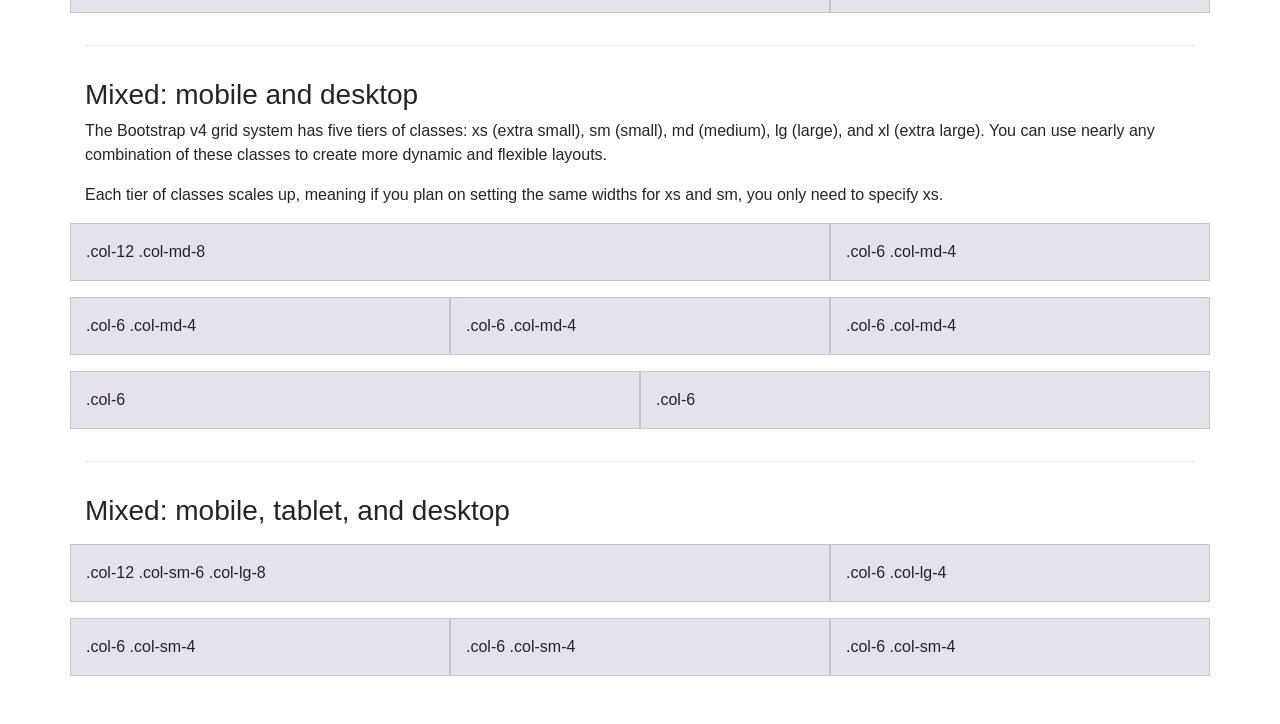
<file: Megamart/static/bootsrap/bootstrap-4.0.0/docs/4.0/examples/grid/index.html>
<!doctype html>
<html lang="en">
  <head>
    <meta charset="utf-8">
    <meta name="viewport" content="width=device-width, initial-scale=1, shrink-to-fit=no">
    <meta name="description" content="">
    <meta name="author" content="">
    <link rel="icon" href="../../../../favicon.ico">

    <title>Grid Template for Bootstrap</title>

    <!-- Bootstrap core CSS -->
    <link href="../../../../dist/css/bootstrap.min.css" rel="stylesheet">

    <!-- Custom styles for this template -->
    <link href="grid.css" rel="stylesheet">
  </head>

  <body>
    <div class="container">

      <h1>Bootstrap grid examples</h1>
      <p class="lead">Basic grid layouts to get you familiar with building within the Bootstrap grid system.</p>

      <h3>Five grid tiers</h3>
      <p>There are five tiers to the Bootstrap grid system, one for each range of devices we support. Each tier starts at a minimum viewport size and automatically applies to the larger devices unless overridden.</p>

      <div class="row">
        <div class="col-4">.col-4</div>
        <div class="col-4">.col-4</div>
        <div class="col-4">.col-4</div>
      </div>

      <div class="row">
        <div class="col-sm-4">.col-sm-4</div>
        <div class="col-sm-4">.col-sm-4</div>
        <div class="col-sm-4">.col-sm-4</div>
      </div>

      <div class="row">
        <div class="col-md-4">.col-md-4</div>
        <div class="col-md-4">.col-md-4</div>
        <div class="col-md-4">.col-md-4</div>
      </div>

      <div class="row">
        <div class="col-lg-4">.col-lg-4</div>
        <div class="col-lg-4">.col-lg-4</div>
        <div class="col-lg-4">.col-lg-4</div>
      </div>

      <div class="row">
        <div class="col-xl-4">.col-xl-4</div>
        <div class="col-xl-4">.col-xl-4</div>
        <div class="col-xl-4">.col-xl-4</div>
      </div>

      <h3>Three equal columns</h3>
      <p>Get three equal-width columns <strong>starting at desktops and scaling to large desktops</strong>. On mobile devices, tablets and below, the columns will automatically stack.</p>
      <div class="row">
        <div class="col-md-4">.col-md-4</div>
        <div class="col-md-4">.col-md-4</div>
        <div class="col-md-4">.col-md-4</div>
      </div>

      <h3>Three unequal columns</h3>
      <p>Get three columns <strong>starting at desktops and scaling to large desktops</strong> of various widths. Remember, grid columns should add up to twelve for a single horizontal block. More than that, and columns start stacking no matter the viewport.</p>
      <div class="row">
        <div class="col-md-3">.col-md-3</div>
        <div class="col-md-6">.col-md-6</div>
        <div class="col-md-3">.col-md-3</div>
      </div>

      <h3>Two columns</h3>
      <p>Get two columns <strong>starting at desktops and scaling to large desktops</strong>.</p>
      <div class="row">
        <div class="col-md-8">.col-md-8</div>
        <div class="col-md-4">.col-md-4</div>
      </div>

      <h3>Full width, single column</h3>
      <p class="text-warning">No grid classes are necessary for full-width elements.</p>

      <hr>

      <h3>Two columns with two nested columns</h3>
      <p>Per the documentation, nesting is easy—just put a row of columns within an existing column. This gives you two columns <strong>starting at desktops and scaling to large desktops</strong>, with another two (equal widths) within the larger column.</p>
      <p>At mobile device sizes, tablets and down, these columns and their nested columns will stack.</p>
      <div class="row">
        <div class="col-md-8">
          .col-md-8
          <div class="row">
            <div class="col-md-6">.col-md-6</div>
            <div class="col-md-6">.col-md-6</div>
          </div>
        </div>
        <div class="col-md-4">.col-md-4</div>
      </div>

      <hr>

      <h3>Mixed: mobile and desktop</h3>
      <p>The Bootstrap v4 grid system has five tiers of classes: xs (extra small), sm (small), md (medium), lg (large), and xl (extra large). You can use nearly any combination of these classes to create more dynamic and flexible layouts.</p>
      <p>Each tier of classes scales up, meaning if you plan on setting the same widths for xs and sm, you only need to specify xs.</p>
      <div class="row">
        <div class="col-12 col-md-8">.col-12 .col-md-8</div>
        <div class="col-6 col-md-4">.col-6 .col-md-4</div>
      </div>
      <div class="row">
        <div class="col-6 col-md-4">.col-6 .col-md-4</div>
        <div class="col-6 col-md-4">.col-6 .col-md-4</div>
        <div class="col-6 col-md-4">.col-6 .col-md-4</div>
      </div>
      <div class="row">
        <div class="col-6">.col-6</div>
        <div class="col-6">.col-6</div>
      </div>

      <hr>

      <h3>Mixed: mobile, tablet, and desktop</h3>
      <p></p>
      <div class="row">
        <div class="col-12 col-sm-6 col-lg-8">.col-12 .col-sm-6 .col-lg-8</div>
        <div class="col-6 col-lg-4">.col-6 .col-lg-4</div>
      </div>
      <div class="row">
        <div class="col-6 col-sm-4">.col-6 .col-sm-4</div>
        <div class="col-6 col-sm-4">.col-6 .col-sm-4</div>
        <div class="col-6 col-sm-4">.col-6 .col-sm-4</div>
      </div>

    </div> <!-- /container -->
  </body>
</html>
</file>
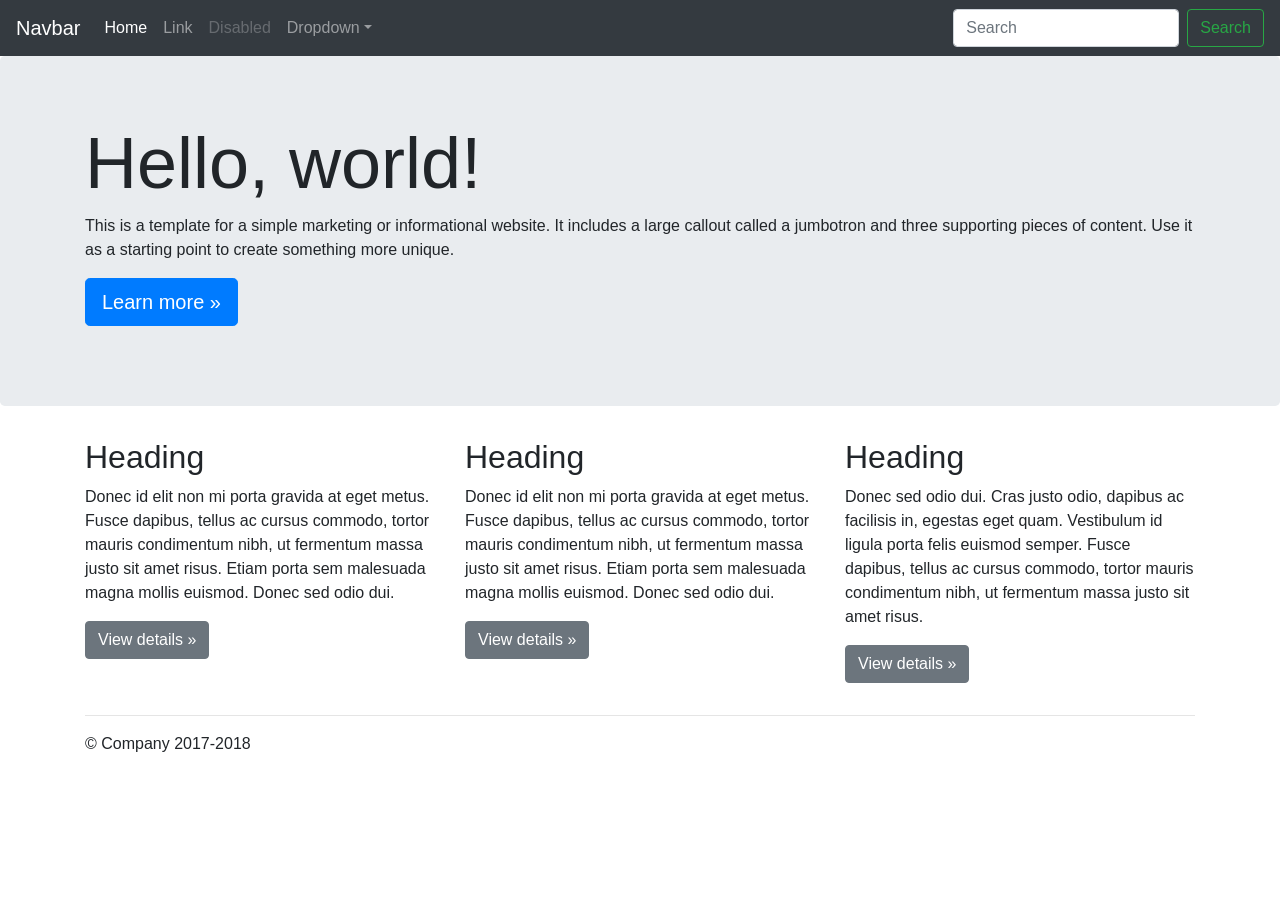
<file: Megamart/static/bootsrap/bootstrap-4.0.0/docs/4.0/examples/jumbotron/index.html>
<!doctype html>
<html lang="en">
  <head>
    <meta charset="utf-8">
    <meta name="viewport" content="width=device-width, initial-scale=1, shrink-to-fit=no">
    <meta name="description" content="">
    <meta name="author" content="">
    <link rel="icon" href="../../../../favicon.ico">

    <title>Jumbotron Template for Bootstrap</title>

    <!-- Bootstrap core CSS -->
    <link href="../../../../dist/css/bootstrap.min.css" rel="stylesheet">

    <!-- Custom styles for this template -->
    <link href="jumbotron.css" rel="stylesheet">
  </head>

  <body>

    <nav class="navbar navbar-expand-md navbar-dark fixed-top bg-dark">
      <a class="navbar-brand" href="#">Navbar</a>
      <button class="navbar-toggler" type="button" data-toggle="collapse" data-target="#navbarsExampleDefault" aria-controls="navbarsExampleDefault" aria-expanded="false" aria-label="Toggle navigation">
        <span class="navbar-toggler-icon"></span>
      </button>

      <div class="collapse navbar-collapse" id="navbarsExampleDefault">
        <ul class="navbar-nav mr-auto">
          <li class="nav-item active">
            <a class="nav-link" href="#">Home <span class="sr-only">(current)</span></a>
          </li>
          <li class="nav-item">
            <a class="nav-link" href="#">Link</a>
          </li>
          <li class="nav-item">
            <a class="nav-link disabled" href="#">Disabled</a>
          </li>
          <li class="nav-item dropdown">
            <a class="nav-link dropdown-toggle" href="http://example.com" id="dropdown01" data-toggle="dropdown" aria-haspopup="true" aria-expanded="false">Dropdown</a>
            <div class="dropdown-menu" aria-labelledby="dropdown01">
              <a class="dropdown-item" href="#">Action</a>
              <a class="dropdown-item" href="#">Another action</a>
              <a class="dropdown-item" href="#">Something else here</a>
            </div>
          </li>
        </ul>
        <form class="form-inline my-2 my-lg-0">
          <input class="form-control mr-sm-2" type="text" placeholder="Search" aria-label="Search">
          <button class="btn btn-outline-success my-2 my-sm-0" type="submit">Search</button>
        </form>
      </div>
    </nav>

    <main role="main">

      <!-- Main jumbotron for a primary marketing message or call to action -->
      <div class="jumbotron">
        <div class="container">
          <h1 class="display-3">Hello, world!</h1>
          <p>This is a template for a simple marketing or informational website. It includes a large callout called a jumbotron and three supporting pieces of content. Use it as a starting point to create something more unique.</p>
          <p><a class="btn btn-primary btn-lg" href="#" role="button">Learn more &raquo;</a></p>
        </div>
      </div>

      <div class="container">
        <!-- Example row of columns -->
        <div class="row">
          <div class="col-md-4">
            <h2>Heading</h2>
            <p>Donec id elit non mi porta gravida at eget metus. Fusce dapibus, tellus ac cursus commodo, tortor mauris condimentum nibh, ut fermentum massa justo sit amet risus. Etiam porta sem malesuada magna mollis euismod. Donec sed odio dui. </p>
            <p><a class="btn btn-secondary" href="#" role="button">View details &raquo;</a></p>
          </div>
          <div class="col-md-4">
            <h2>Heading</h2>
            <p>Donec id elit non mi porta gravida at eget metus. Fusce dapibus, tellus ac cursus commodo, tortor mauris condimentum nibh, ut fermentum massa justo sit amet risus. Etiam porta sem malesuada magna mollis euismod. Donec sed odio dui. </p>
            <p><a class="btn btn-secondary" href="#" role="button">View details &raquo;</a></p>
          </div>
          <div class="col-md-4">
            <h2>Heading</h2>
            <p>Donec sed odio dui. Cras justo odio, dapibus ac facilisis in, egestas eget quam. Vestibulum id ligula porta felis euismod semper. Fusce dapibus, tellus ac cursus commodo, tortor mauris condimentum nibh, ut fermentum massa justo sit amet risus.</p>
            <p><a class="btn btn-secondary" href="#" role="button">View details &raquo;</a></p>
          </div>
        </div>

        <hr>

      </div> <!-- /container -->

    </main>

    <footer class="container">
      <p>&copy; Company 2017-2018</p>
    </footer>

    <!-- Bootstrap core JavaScript
    ================================================== -->
    <!-- Placed at the end of the document so the pages load faster -->
    <script src="https://code.jquery.com/jquery-3.2.1.slim.min.js" integrity="sha384-KJ3o2DKtIkvYIK3UENzmM7KCkRr/rE9/Qpg6aAZGJwFDMVNA/GpGFF93hXpG5KkN" crossorigin="anonymous"></script>
    <script>window.jQuery || document.write('<script src="../../../../assets/js/vendor/jquery-slim.min.js"><\/script>')</script>
    <script src="../../../../assets/js/vendor/popper.min.js"></script>
    <script src="../../../../dist/js/bootstrap.min.js"></script>
  </body>
</html>
</file>
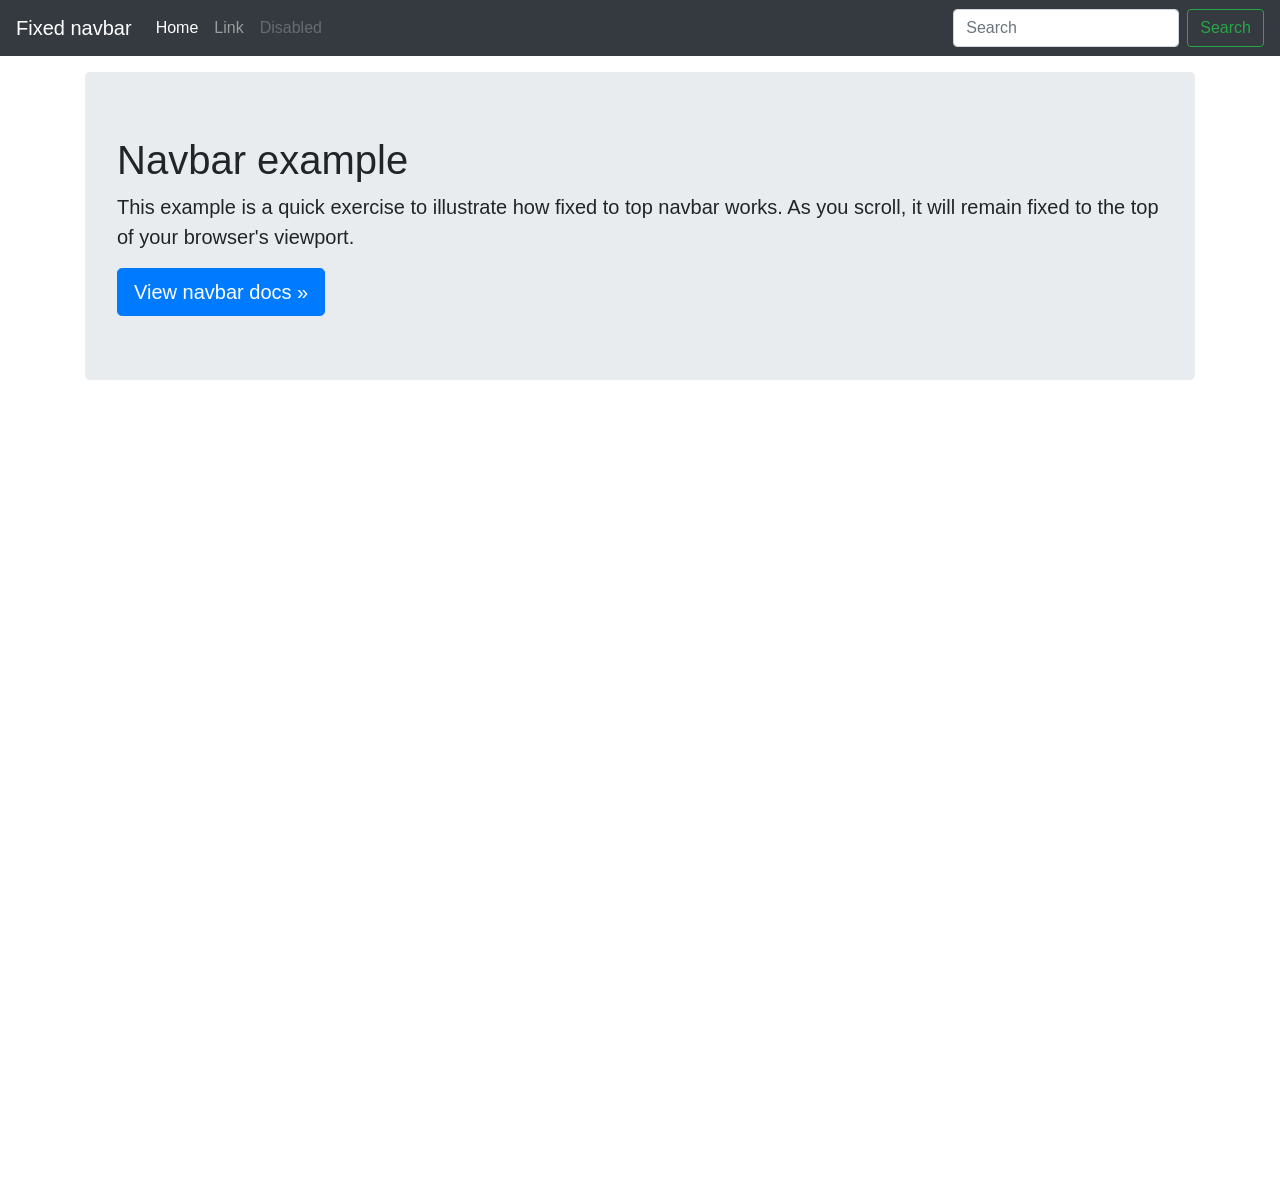
<file: Megamart/static/bootsrap/bootstrap-4.0.0/docs/4.0/examples/navbar-fixed/index.html>
<!doctype html>
<html lang="en">
  <head>
    <meta charset="utf-8">
    <meta name="viewport" content="width=device-width, initial-scale=1, shrink-to-fit=no">
    <meta name="description" content="">
    <meta name="author" content="">
    <link rel="icon" href="../../../../favicon.ico">

    <title>Fixed top navbar example for Bootstrap</title>

    <!-- Bootstrap core CSS -->
    <link href="../../../../dist/css/bootstrap.min.css" rel="stylesheet">

    <!-- Custom styles for this template -->
    <link href="navbar-top-fixed.css" rel="stylesheet">
  </head>

  <body>

    <nav class="navbar navbar-expand-md navbar-dark fixed-top bg-dark">
      <a class="navbar-brand" href="#">Fixed navbar</a>
      <button class="navbar-toggler" type="button" data-toggle="collapse" data-target="#navbarCollapse" aria-controls="navbarCollapse" aria-expanded="false" aria-label="Toggle navigation">
        <span class="navbar-toggler-icon"></span>
      </button>
      <div class="collapse navbar-collapse" id="navbarCollapse">
        <ul class="navbar-nav mr-auto">
          <li class="nav-item active">
            <a class="nav-link" href="#">Home <span class="sr-only">(current)</span></a>
          </li>
          <li class="nav-item">
            <a class="nav-link" href="#">Link</a>
          </li>
          <li class="nav-item">
            <a class="nav-link disabled" href="#">Disabled</a>
          </li>
        </ul>
        <form class="form-inline mt-2 mt-md-0">
          <input class="form-control mr-sm-2" type="text" placeholder="Search" aria-label="Search">
          <button class="btn btn-outline-success my-2 my-sm-0" type="submit">Search</button>
        </form>
      </div>
    </nav>

    <main role="main" class="container">
      <div class="jumbotron">
        <h1>Navbar example</h1>
        <p class="lead">This example is a quick exercise to illustrate how fixed to top navbar works. As you scroll, it will remain fixed to the top of your browser's viewport.</p>
        <a class="btn btn-lg btn-primary" href="../../components/navbar/" role="button">View navbar docs &raquo;</a>
      </div>
    </main>

    <!-- Bootstrap core JavaScript
    ================================================== -->
    <!-- Placed at the end of the document so the pages load faster -->
    <script src="https://code.jquery.com/jquery-3.2.1.slim.min.js" integrity="sha384-KJ3o2DKtIkvYIK3UENzmM7KCkRr/rE9/Qpg6aAZGJwFDMVNA/GpGFF93hXpG5KkN" crossorigin="anonymous"></script>
    <script>window.jQuery || document.write('<script src="../../../../assets/js/vendor/jquery-slim.min.js"><\/script>')</script>
    <script src="../../../../assets/js/vendor/popper.min.js"></script>
    <script src="../../../../dist/js/bootstrap.min.js"></script>
  </body>
</html>
</file>
<file: Megamart/static/bootsrap/bootstrap-4.0.0/docs/4.0/examples/album/album.css>
:root {
  --jumbotron-padding-y: 3rem;
}

.jumbotron {
  padding-top: var(--jumbotron-padding-y);
  padding-bottom: var(--jumbotron-padding-y);
  margin-bottom: 0;
  background-color: #fff;
}
@media (min-width: 768px) {
  .jumbotron {
    padding-top: calc(var(--jumbotron-padding-y) * 2);
    padding-bottom: calc(var(--jumbotron-padding-y) * 2);
  }
}

.jumbotron p:last-child {
  margin-bottom: 0;
}

.jumbotron-heading {
  font-weight: 300;
}

.jumbotron .container {
  max-width: 40rem;
}

footer {
  padding-top: 3rem;
  padding-bottom: 3rem;
}

footer p {
  margin-bottom: .25rem;
}

.box-shadow { box-shadow: 0 .25rem .75rem rgba(0, 0, 0, .05); }
</file>
<file: Megamart/static/bootsrap/bootstrap-4.0.0/docs/4.0/examples/blog/blog.css>
/* stylelint-disable selector-list-comma-newline-after */

.blog-header {
  line-height: 1;
  border-bottom: 1px solid #e5e5e5;
}

.blog-header-logo {
  font-family: "Playfair Display", Georgia, "Times New Roman", serif;
  font-size: 2.25rem;
}

.blog-header-logo:hover {
  text-decoration: none;
}

h1, h2, h3, h4, h5, h6 {
  font-family: "Playfair Display", Georgia, "Times New Roman", serif;
}

.display-4 {
  font-size: 2.5rem;
}
@media (min-width: 768px) {
  .display-4 {
    font-size: 3rem;
  }
}

.nav-scroller {
  position: relative;
  z-index: 2;
  height: 2.75rem;
  overflow-y: hidden;
}

.nav-scroller .nav {
  display: -webkit-box;
  display: -ms-flexbox;
  display: flex;
  -ms-flex-wrap: nowrap;
  flex-wrap: nowrap;
  padding-bottom: 1rem;
  margin-top: -1px;
  overflow-x: auto;
  text-align: center;
  white-space: nowrap;
  -webkit-overflow-scrolling: touch;
}

.nav-scroller .nav-link {
  padding-top: .75rem;
  padding-bottom: .75rem;
  font-size: .875rem;
}

.card-img-right {
  height: 100%;
  border-radius: 0 3px 3px 0;
}

.flex-auto {
  -ms-flex: 0 0 auto;
  -webkit-box-flex: 0;
  flex: 0 0 auto;
}

.h-250 { height: 250px; }
@media (min-width: 768px) {
  .h-md-250 { height: 250px; }
}

.border-top { border-top: 1px solid #e5e5e5; }
.border-bottom { border-bottom: 1px solid #e5e5e5; }

.box-shadow { box-shadow: 0 .25rem .75rem rgba(0, 0, 0, .05); }

/*
 * Blog name and description
 */
.blog-title {
  margin-bottom: 0;
  font-size: 2rem;
  font-weight: 400;
}
.blog-description {
  font-size: 1.1rem;
  color: #999;
}

@media (min-width: 40em) {
  .blog-title {
    font-size: 3.5rem;
  }
}

/* Pagination */
.blog-pagination {
  margin-bottom: 4rem;
}
.blog-pagination > .btn {
  border-radius: 2rem;
}

/*
 * Blog posts
 */
.blog-post {
  margin-bottom: 4rem;
}
.blog-post-title {
  margin-bottom: .25rem;
  font-size: 2.5rem;
}
.blog-post-meta {
  margin-bottom: 1.25rem;
  color: #999;
}

/*
 * Footer
 */
.blog-footer {
  padding: 2.5rem 0;
  color: #999;
  text-align: center;
  background-color: #f9f9f9;
  border-top: .05rem solid #e5e5e5;
}
.blog-footer p:last-child {
  margin-bottom: 0;
}
</file>
<file: Megamart/static/bootsrap/bootstrap-4.0.0/docs/4.0/examples/carousel/carousel.css>
/* GLOBAL STYLES
-------------------------------------------------- */
/* Padding below the footer and lighter body text */

body {
  padding-top: 3rem;
  padding-bottom: 3rem;
  color: #5a5a5a;
}


/* CUSTOMIZE THE CAROUSEL
-------------------------------------------------- */

/* Carousel base class */
.carousel {
  margin-bottom: 4rem;
}
/* Since positioning the image, we need to help out the caption */
.carousel-caption {
  bottom: 3rem;
  z-index: 10;
}

/* Declare heights because of positioning of img element */
.carousel-item {
  height: 32rem;
  background-color: #777;
}
.carousel-item > img {
  position: absolute;
  top: 0;
  left: 0;
  min-width: 100%;
  height: 32rem;
}


/* MARKETING CONTENT
-------------------------------------------------- */

/* Center align the text within the three columns below the carousel */
.marketing .col-lg-4 {
  margin-bottom: 1.5rem;
  text-align: center;
}
.marketing h2 {
  font-weight: 400;
}
.marketing .col-lg-4 p {
  margin-right: .75rem;
  margin-left: .75rem;
}


/* Featurettes
------------------------- */

.featurette-divider {
  margin: 5rem 0; /* Space out the Bootstrap <hr> more */
}

/* Thin out the marketing headings */
.featurette-heading {
  font-weight: 300;
  line-height: 1;
  letter-spacing: -.05rem;
}


/* RESPONSIVE CSS
-------------------------------------------------- */

@media (min-width: 40em) {
  /* Bump up size of carousel content */
  .carousel-caption p {
    margin-bottom: 1.25rem;
    font-size: 1.25rem;
    line-height: 1.4;
  }

  .featurette-heading {
    font-size: 50px;
  }
}

@media (min-width: 62em) {
  .featurette-heading {
    margin-top: 7rem;
  }
}
</file>
<file: Megamart/static/bootsrap/bootstrap-4.0.0/docs/4.0/examples/cover/cover.css>
/*
 * Globals
 */

/* Links */
a,
a:focus,
a:hover {
  color: #fff;
}

/* Custom default button */
.btn-secondary,
.btn-secondary:hover,
.btn-secondary:focus {
  color: #333;
  text-shadow: none; /* Prevent inheritance from `body` */
  background-color: #fff;
  border: .05rem solid #fff;
}


/*
 * Base structure
 */

html,
body {
  height: 100%;
  background-color: #333;
}

body {
  display: -ms-flexbox;
  display: -webkit-box;
  display: flex;
  -ms-flex-pack: center;
  -webkit-box-pack: center;
  justify-content: center;
  color: #fff;
  text-shadow: 0 .05rem .1rem rgba(0, 0, 0, .5);
  box-shadow: inset 0 0 5rem rgba(0, 0, 0, .5);
}

.cover-container {
  max-width: 42em;
}


/*
 * Header
 */
.masthead {
  margin-bottom: 2rem;
}

.masthead-brand {
  margin-bottom: 0;
}

.nav-masthead .nav-link {
  padding: .25rem 0;
  font-weight: 700;
  color: rgba(255, 255, 255, .5);
  background-color: transparent;
  border-bottom: .25rem solid transparent;
}

.nav-masthead .nav-link:hover,
.nav-masthead .nav-link:focus {
  border-bottom-color: rgba(255, 255, 255, .25);
}

.nav-masthead .nav-link + .nav-link {
  margin-left: 1rem;
}

.nav-masthead .active {
  color: #fff;
  border-bottom-color: #fff;
}

@media (min-width: 48em) {
  .masthead-brand {
    float: left;
  }
  .nav-masthead {
    float: right;
  }
}


/*
 * Cover
 */
.cover {
  padding: 0 1.5rem;
}
.cover .btn-lg {
  padding: .75rem 1.25rem;
  font-weight: 700;
}


/*
 * Footer
 */
.mastfoot {
  color: rgba(255, 255, 255, .5);
}
</file>
<file: Megamart/static/bootsrap/bootstrap-4.0.0/docs/4.0/examples/grid/grid.css>
body {
  padding-top: 2rem;
  padding-bottom: 2rem;
}

h3 {
  margin-top: 2rem;
}

.row {
  margin-bottom: 1rem;
}
.row .row {
  margin-top: 1rem;
  margin-bottom: 0;
}
[class*="col-"] {
  padding-top: 1rem;
  padding-bottom: 1rem;
  background-color: rgba(86, 61, 124, .15);
  border: 1px solid rgba(86, 61, 124, .2);
}

hr {
  margin-top: 2rem;
  margin-bottom: 2rem;
}
</file>
<file: Megamart/static/bootsrap/bootstrap-4.0.0/docs/4.0/examples/jumbotron/jumbotron.css>
/* Move down content because we have a fixed navbar that is 3.5rem tall */
body {
  padding-top: 3.5rem;
}
</file>
<file: Megamart/static/bootsrap/bootstrap-4.0.0/docs/4.0/examples/navbar-fixed/navbar-top-fixed.css>
/* Show it is fixed to the top */
body {
  min-height: 75rem;
  padding-top: 4.5rem;
}
</file>
<file: Megamart/static/bootsrap/bootstrap-4.0.0/js/tests/vendor/qunit.css>
/*!
 * QUnit 2.4.1
 * https://qunitjs.com/
 *
 * Copyright jQuery Foundation and other contributors
 * Released under the MIT license
 * https://jquery.org/license
 *
 * Date: 2017-10-22T05:12Z
 */

/** Font Family and Sizes */

#qunit-tests, #qunit-header, #qunit-banner, #qunit-testrunner-toolbar, #qunit-filteredTest, #qunit-userAgent, #qunit-testresult {
	font-family: "Helvetica Neue Light", "HelveticaNeue-Light", "Helvetica Neue", Calibri, Helvetica, Arial, sans-serif;
}

#qunit-testrunner-toolbar, #qunit-filteredTest, #qunit-userAgent, #qunit-testresult, #qunit-tests li { font-size: small; }
#qunit-tests { font-size: smaller; }


/** Resets */

#qunit-tests, #qunit-header, #qunit-banner, #qunit-filteredTest, #qunit-userAgent, #qunit-testresult, #qunit-modulefilter {
	margin: 0;
	padding: 0;
}


/** Header (excluding toolbar) */

#qunit-header {
	padding: 0.5em 0 0.5em 1em;

	color: #8699A4;
	background-color: #0D3349;

	font-size: 1.5em;
	line-height: 1em;
	font-weight: 400;

	border-radius: 5px 5px 0 0;
}

#qunit-header a {
	text-decoration: none;
	color: #C2CCD1;
}

#qunit-header a:hover,
#qunit-header a:focus {
	color: #FFF;
}

#qunit-banner {
	height: 5px;
}

#qunit-filteredTest {
	padding: 0.5em 1em 0.5em 1em;
	color: #366097;
	background-color: #F4FF77;
}

#qunit-userAgent {
	padding: 0.5em 1em 0.5em 1em;
	color: #FFF;
	background-color: #2B81AF;
	text-shadow: rgba(0, 0, 0, 0.5) 2px 2px 1px;
}


/** Toolbar */

#qunit-testrunner-toolbar {
	padding: 0.5em 1em 0.5em 1em;
	color: #5E740B;
	background-color: #EEE;
}

#qunit-testrunner-toolbar .clearfix {
	height: 0;
	clear: both;
}

#qunit-testrunner-toolbar label {
	display: inline-block;
}

#qunit-testrunner-toolbar input[type=checkbox],
#qunit-testrunner-toolbar input[type=radio] {
	margin: 3px;
	vertical-align: -2px;
}

#qunit-testrunner-toolbar input[type=text] {
	box-sizing: border-box;
	height: 1.6em;
}

.qunit-url-config,
.qunit-filter,
#qunit-modulefilter {
	display: inline-block;
	line-height: 2.1em;
}

.qunit-filter,
#qunit-modulefilter {
	float: right;
	position: relative;
	margin-left: 1em;
}

.qunit-url-config label {
	margin-right: 0.5em;
}

#qunit-modulefilter-search {
	box-sizing: border-box;
	width: 400px;
}

#qunit-modulefilter-search-container:after {
	position: absolute;
	right: 0.3em;
	content: "\25bc";
	color: black;
}

#qunit-modulefilter-dropdown {
	/* align with #qunit-modulefilter-search */
	box-sizing: border-box;
	width: 400px;
	position: absolute;
	right: 0;
	top: 50%;
	margin-top: 0.8em;

	border: 1px solid #D3D3D3;
	border-top: none;
	border-radius: 0 0 .25em .25em;
	color: #000;
	background-color: #F5F5F5;
	z-index: 99;
}

#qunit-modulefilter-dropdown a {
	color: inherit;
	text-decoration: none;
}

#qunit-modulefilter-dropdown .clickable.checked {
	font-weight: bold;
	color: #000;
	background-color: #D2E0E6;
}

#qunit-modulefilter-dropdown .clickable:hover {
	color: #FFF;
	background-color: #0D3349;
}

#qunit-modulefilter-actions {
	display: block;
	overflow: auto;

	/* align with #qunit-modulefilter-dropdown-list */
	font: smaller/1.5em sans-serif;
}

#qunit-modulefilter-dropdown #qunit-modulefilter-actions > * {
	box-sizing: border-box;
	max-height: 2.8em;
	display: block;
	padding: 0.4em;
}

#qunit-modulefilter-dropdown #qunit-modulefilter-actions > button {
	float: right;
	font: inherit;
}

#qunit-modulefilter-dropdown #qunit-modulefilter-actions > :last-child {
	/* insert padding to align with checkbox margins */
	padding-left: 3px;
}

#qunit-modulefilter-dropdown-list {
	max-height: 200px;
	overflow-y: auto;
	margin: 0;
	border-top: 2px groove threedhighlight;
	padding: 0.4em 0 0;
	font: smaller/1.5em sans-serif;
}

#qunit-modulefilter-dropdown-list li {
	white-space: nowrap;
	overflow: hidden;
	text-overflow: ellipsis;
}

#qunit-modulefilter-dropdown-list .clickable {
	display: block;
	padding-left: 0.15em;
}


/** Tests: Pass/Fail */

#qunit-tests {
	list-style-position: inside;
}

#qunit-tests li {
	padding: 0.4em 1em 0.4em 1em;
	border-bottom: 1px solid #FFF;
	list-style-position: inside;
}

#qunit-tests > li {
	display: none;
}

#qunit-tests li.running,
#qunit-tests li.pass,
#qunit-tests li.fail,
#qunit-tests li.skipped,
#qunit-tests li.aborted {
	display: list-item;
}

#qunit-tests.hidepass {
	position: relative;
}

#qunit-tests.hidepass li.running,
#qunit-tests.hidepass li.pass:not(.todo) {
	visibility: hidden;
	position: absolute;
	width:   0;
	height:  0;
	padding: 0;
	border:  0;
	margin:  0;
}

#qunit-tests li strong {
	cursor: pointer;
}

#qunit-tests li.skipped strong {
	cursor: default;
}

#qunit-tests li a {
	padding: 0.5em;
	color: #C2CCD1;
	text-decoration: none;
}

#qunit-tests li p a {
	padding: 0.25em;
	color: #6B6464;
}
#qunit-tests li a:hover,
#qunit-tests li a:focus {
	color: #000;
}

#qunit-tests li .runtime {
	float: right;
	font-size: smaller;
}

.qunit-assert-list {
	margin-top: 0.5em;
	padding: 0.5em;

	background-color: #FFF;

	border-radius: 5px;
}

.qunit-source {
	margin: 0.6em 0 0.3em;
}

.qunit-collapsed {
	display: none;
}

#qunit-tests table {
	border-collapse: collapse;
	margin-top: 0.2em;
}

#qunit-tests th {
	text-align: right;
	vertical-align: top;
	padding: 0 0.5em 0 0;
}

#qunit-tests td {
	vertical-align: top;
}

#qunit-tests pre {
	margin: 0;
	white-space: pre-wrap;
	word-wrap: break-word;
}

#qunit-tests del {
	color: #374E0C;
	background-color: #E0F2BE;
	text-decoration: none;
}

#qunit-tests ins {
	color: #500;
	background-color: #FFCACA;
	text-decoration: none;
}

/*** Test Counts */

#qunit-tests b.counts                       { color: #000; }
#qunit-tests b.passed                       { color: #5E740B; }
#qunit-tests b.failed                       { color: #710909; }

#qunit-tests li li {
	padding: 5px;
	background-color: #FFF;
	border-bottom: none;
	list-style-position: inside;
}

/*** Passing Styles */

#qunit-tests li li.pass {
	color: #3C510C;
	background-color: #FFF;
	border-left: 10px solid #C6E746;
}

#qunit-tests .pass                          { color: #528CE0; background-color: #D2E0E6; }
#qunit-tests .pass .test-name               { color: #366097; }

#qunit-tests .pass .test-actual,
#qunit-tests .pass .test-expected           { color: #999; }

#qunit-banner.qunit-pass                    { background-color: #C6E746; }

/*** Failing Styles */

#qunit-tests li li.fail {
	color: #710909;
	background-color: #FFF;
	border-left: 10px solid #EE5757;
	white-space: pre;
}

#qunit-tests > li:last-child {
	border-radius: 0 0 5px 5px;
}

#qunit-tests .fail                          { color: #000; background-color: #EE5757; }
#qunit-tests .fail .test-name,
#qunit-tests .fail .module-name             { color: #000; }

#qunit-tests .fail .test-actual             { color: #EE5757; }
#qunit-tests .fail .test-expected           { color: #008000; }

#qunit-banner.qunit-fail                    { background-color: #EE5757; }


/*** Aborted tests */
#qunit-tests .aborted { color: #000; background-color: orange; }
/*** Skipped tests */

#qunit-tests .skipped {
	background-color: #EBECE9;
}

#qunit-tests .qunit-todo-label,
#qunit-tests .qunit-skipped-label {
	background-color: #F4FF77;
	display: inline-block;
	font-style: normal;
	color: #366097;
	line-height: 1.8em;
	padding: 0 0.5em;
	margin: -0.4em 0.4em -0.4em 0;
}

#qunit-tests .qunit-todo-label {
	background-color: #EEE;
}

/** Result */

#qunit-testresult {
	color: #2B81AF;
	background-color: #D2E0E6;

	border-bottom: 1px solid #FFF;
}
#qunit-testresult .clearfix {
	height: 0;
	clear: both;
}
#qunit-testresult .module-name {
	font-weight: 700;
}
#qunit-testresult-display {
	padding: 0.5em 1em 0.5em 1em;
	width: 85%;
	float:left;
}
#qunit-testresult-controls {
	padding: 0.5em 1em 0.5em 1em;
  width: 10%;
	float:left;
}

/** Fixture */

#qunit-fixture {
	position: absolute;
	top: -10000px;
	left: -10000px;
	width: 1000px;
	height: 1000px;
}
</file>
